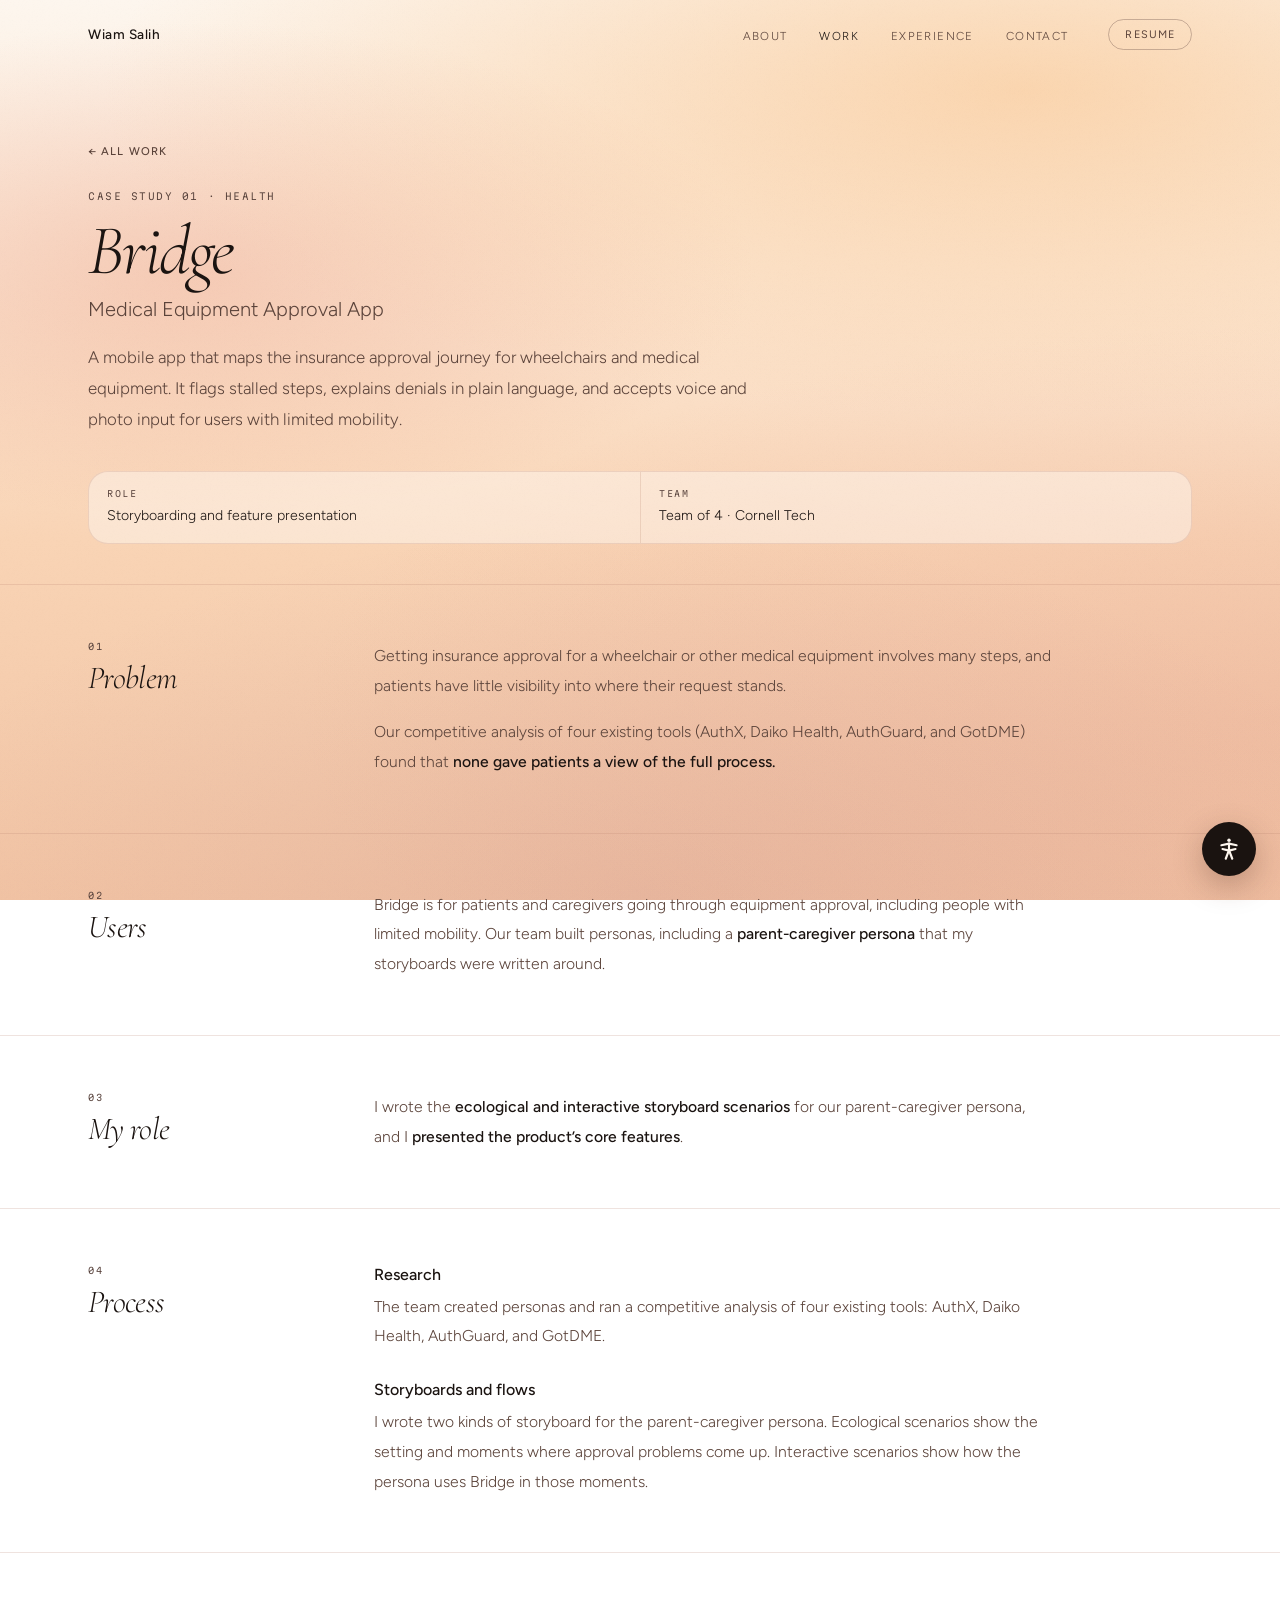
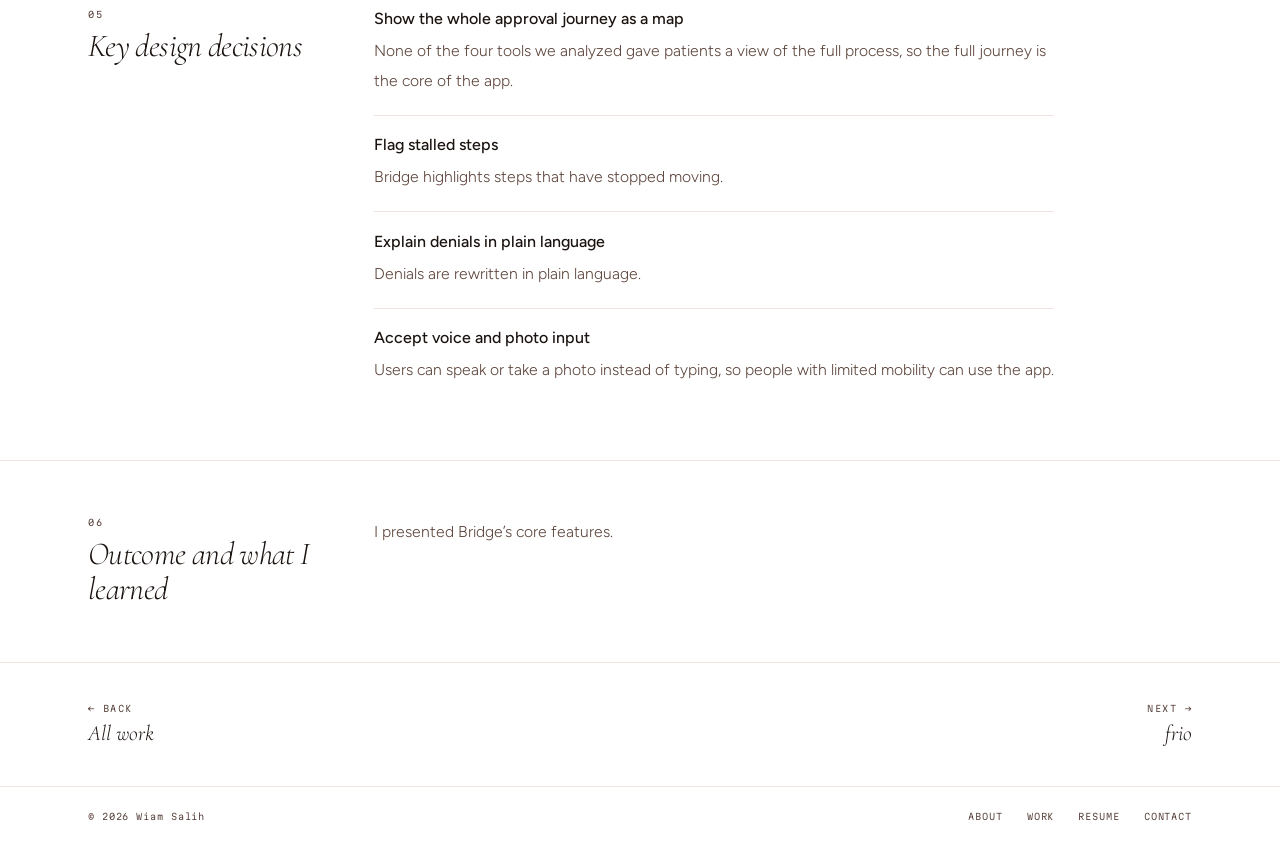
<file: work/bridge.html>
<!DOCTYPE html>
<html lang="en">
<head>
  <meta charset="UTF-8" />
  <meta name="viewport" content="width=device-width, initial-scale=1.0" />
  <title>Bridge: Medical Equipment Approval App · Wiam Salih</title>
  <meta name="description" content="A mobile app that maps the insurance approval journey for wheelchairs and medical equipment. It flags stalled steps, explains denials in plain language, and accepts voice and photo input for users with limited mobility." />
  <link rel="preconnect" href="https://fonts.googleapis.com" />
  <link rel="preconnect" href="https://fonts.gstatic.com" crossorigin />
  <link href="https://fonts.googleapis.com/css2?family=Cormorant+Garamond:ital,wght@0,300;1,300;1,400&family=Figtree:wght@300;400;500;600&family=Martian+Mono:wght@300;400&display=swap" rel="stylesheet" />
  <link rel="stylesheet" href="../assets/site.css" />
</head>
<body>
  <script src="../assets/a11y-early.js"></script>
  <a class="skip-link" href="#main">Skip to main content</a>
  <nav id="nav" aria-label="Primary">
    <div class="nav-inner">
      <a class="nav-logo" href="../index.html">Wiam Salih</a>
      <div class="nav-right">
        <ul class="nav-links">
          <li><a href="../index.html#about">About</a></li>
          <li><a href="../index.html#work" aria-current="page">Work</a></li>
          <li><a href="../index.html#experience">Experience</a></li>
          <li><a href="../index.html#contact">Contact</a></li>
        </ul>
        <a class="nav-cta" href="../resume.pdf" target="_blank" rel="noopener">Resume<span class="visually-hidden"> (PDF, opens in a new tab)</span></a>
      </div>
    </div>
  </nav>

  <main id="main" tabindex="-1">
    <header class="cs-head">
      <div class="cs-head-inner">
        <a class="cs-back" href="../index.html#work"><span aria-hidden="true">←</span> All work</a>
        <p class="cs-eyebrow">Case study 01 · Health</p>
        <h1 class="cs-title">Bridge<span class="cs-title-sub">Medical Equipment Approval App</span></h1>
        <p class="cs-lede">A mobile app that maps the insurance approval journey for wheelchairs and medical equipment. It flags stalled steps, explains denials in plain language, and accepts voice and photo input for users with limited mobility.</p>
        
        <dl class="cs-meta">
          <div><dt>Role</dt><dd>Storyboarding and feature presentation</dd></div>
          <div><dt>Team</dt><dd>Team of 4 · Cornell Tech</dd></div>
          <!-- ADD Tools: tools used -->
          <!-- ADD Timeline: dates or length -->
        </dl>
      </div>
    </header>

    <section class="cs-section" aria-labelledby="problem">
      <div class="cs-section-inner reveal">
        <div class="cs-label"><span class="s-num">01</span><h2 id="problem">Problem</h2></div>
        <div class="cs-content">
            <p>Getting insurance approval for a wheelchair or other medical equipment involves many steps, and patients have little visibility into where their request stands.</p>
            <p>Our competitive analysis of four existing tools (AuthX, Daiko Health, AuthGuard, and GotDME) found that <strong>none gave patients a view of the full process.</strong></p>
            <!-- ADD: any other evidence for the problem, such as interviews, readings, or sources, with citations -->
        </div>
      </div>
    </section>

    <section class="cs-section" aria-labelledby="users">
      <div class="cs-section-inner reveal">
        <div class="cs-label"><span class="s-num">02</span><h2 id="users">Users</h2></div>
        <div class="cs-content">
            <p>Bridge is for patients and caregivers going through equipment approval, including people with limited mobility. Our team built personas, including a <strong>parent-caregiver persona</strong> that my storyboards were written around.</p>
            <!-- ADD: short description of the parent-caregiver persona and any other personas -->
            <!-- ADD image: persona artifact(s) -->
        </div>
      </div>
    </section>

    <section class="cs-section" aria-labelledby="role">
      <div class="cs-section-inner reveal">
        <div class="cs-label"><span class="s-num">03</span><h2 id="role">My role</h2></div>
        <div class="cs-content">
            <p>I wrote the <strong>ecological and interactive storyboard scenarios</strong> for our parent-caregiver persona, and I <strong>presented the product’s core features</strong>.</p>
            <!-- ADD: teammates’ names and roles, if you want to credit them -->
        </div>
      </div>
    </section>

    <section class="cs-section" aria-labelledby="process">
      <div class="cs-section-inner reveal">
        <div class="cs-label"><span class="s-num">04</span><h2 id="process">Process</h2></div>
        <div class="cs-content">
            <h3>Research</h3>
            <p>The team created personas and ran a competitive analysis of four existing tools: AuthX, Daiko Health, AuthGuard, and GotDME.</p>
            <!-- ADD: competitive analysis table or summary of what each tool did and did not cover -->
            <h3>Storyboards and flows</h3>
            <p>I wrote two kinds of storyboard for the parent-caregiver persona. Ecological scenarios show the setting and moments where approval problems come up. Interactive scenarios show how the persona uses Bridge in those moments.</p>
            
              <!-- ADD image: ecological storyboard -->
              <!-- ADD image: interactive storyboard -->
            
            <!-- ADD: user flow diagram, if you have one -->
            <!-- ADD section "Iterations" -->
            <!-- ADD: how the design changed between versions, and what prompted each change -->
        </div>
      </div>
    </section>

    <section class="cs-section" aria-labelledby="decisions">
      <div class="cs-section-inner reveal">
        <div class="cs-label"><span class="s-num">05</span><h2 id="decisions">Key design decisions</h2></div>
        <div class="cs-content">
            <div class="cs-decision"><h3>Show the whole approval journey as a map</h3><p>None of the four tools we analyzed gave patients a view of the full process, so the full journey is the core of the app.</p><!-- ADD: anything more on why, and how the map is laid out --></div>
            <div class="cs-decision"><h3>Flag stalled steps</h3><p>Bridge highlights steps that have stopped moving.</p><!-- ADD: why this mattered, and what the user can do from a flagged step --></div>
            <div class="cs-decision"><h3>Explain denials in plain language</h3><p>Denials are rewritten in plain language.</p><!-- ADD: why this mattered to your persona --></div>
            <div class="cs-decision"><h3>Accept voice and photo input</h3><p>Users can speak or take a photo instead of typing, so people with limited mobility can use the app.</p></div>
        </div>
      </div>
    </section>

    <!-- ADD section "Final design": ADD image: approval-journey map screen | ADD image: stalled-step alert screen | ADD image: plain-language denial explanation screen | ADD image: voice and photo input screen -->

    <section class="cs-section" aria-labelledby="outcome">
      <div class="cs-section-inner reveal">
        <div class="cs-label"><span class="s-num">06</span><h2 id="outcome">Outcome and what I learned</h2></div>
        <div class="cs-content">
            <p>I presented Bridge’s core features.</p>
            <!-- ADD: who you presented to, e.g. class or critique panel -->
            <!-- ADD: feedback you received, if any -->
            <!-- ADD: what you learned -->
        </div>
      </div>
    </section>

    <nav class="cs-pager" aria-label="More case studies">
      <a href="../index.html#work"><span class="pg-label">← Back</span><span class="pg-title">All work</span></a><a href="frio.html"><span class="pg-label">Next →</span><span class="pg-title">frio</span></a>
    </nav>
  </main>

  <footer>
    <div class="footer-inner">
      <div class="footer-copy">© 2026 Wiam Salih</div>
      <div class="footer-links">
        <a href="../index.html#about">About</a>
        <a href="../index.html#work">Work</a>
        <a href="../resume.pdf" target="_blank" rel="noopener">Resume</a>
        <a href="../index.html#contact">Contact</a>
      </div>
    </div>
  </footer>

  <script src="../assets/site.js"></script>
</body>
</html>
</file>
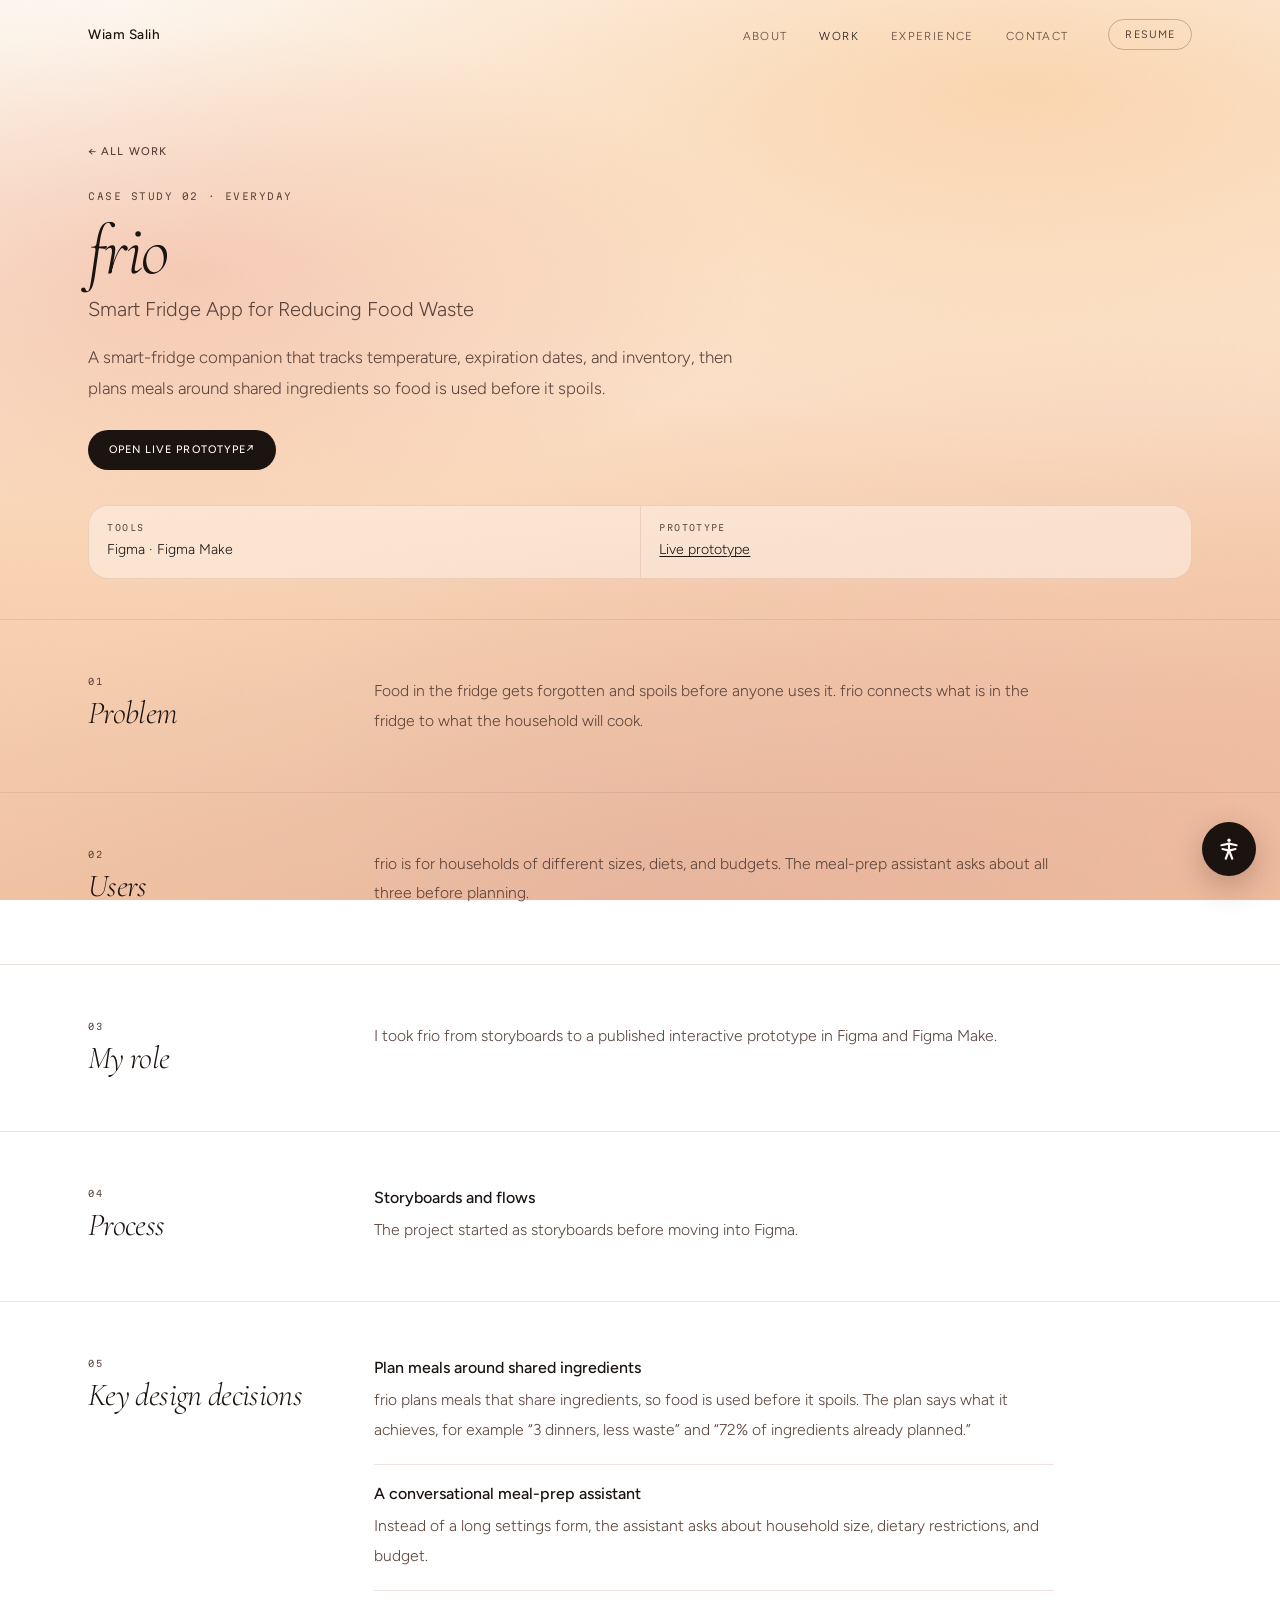
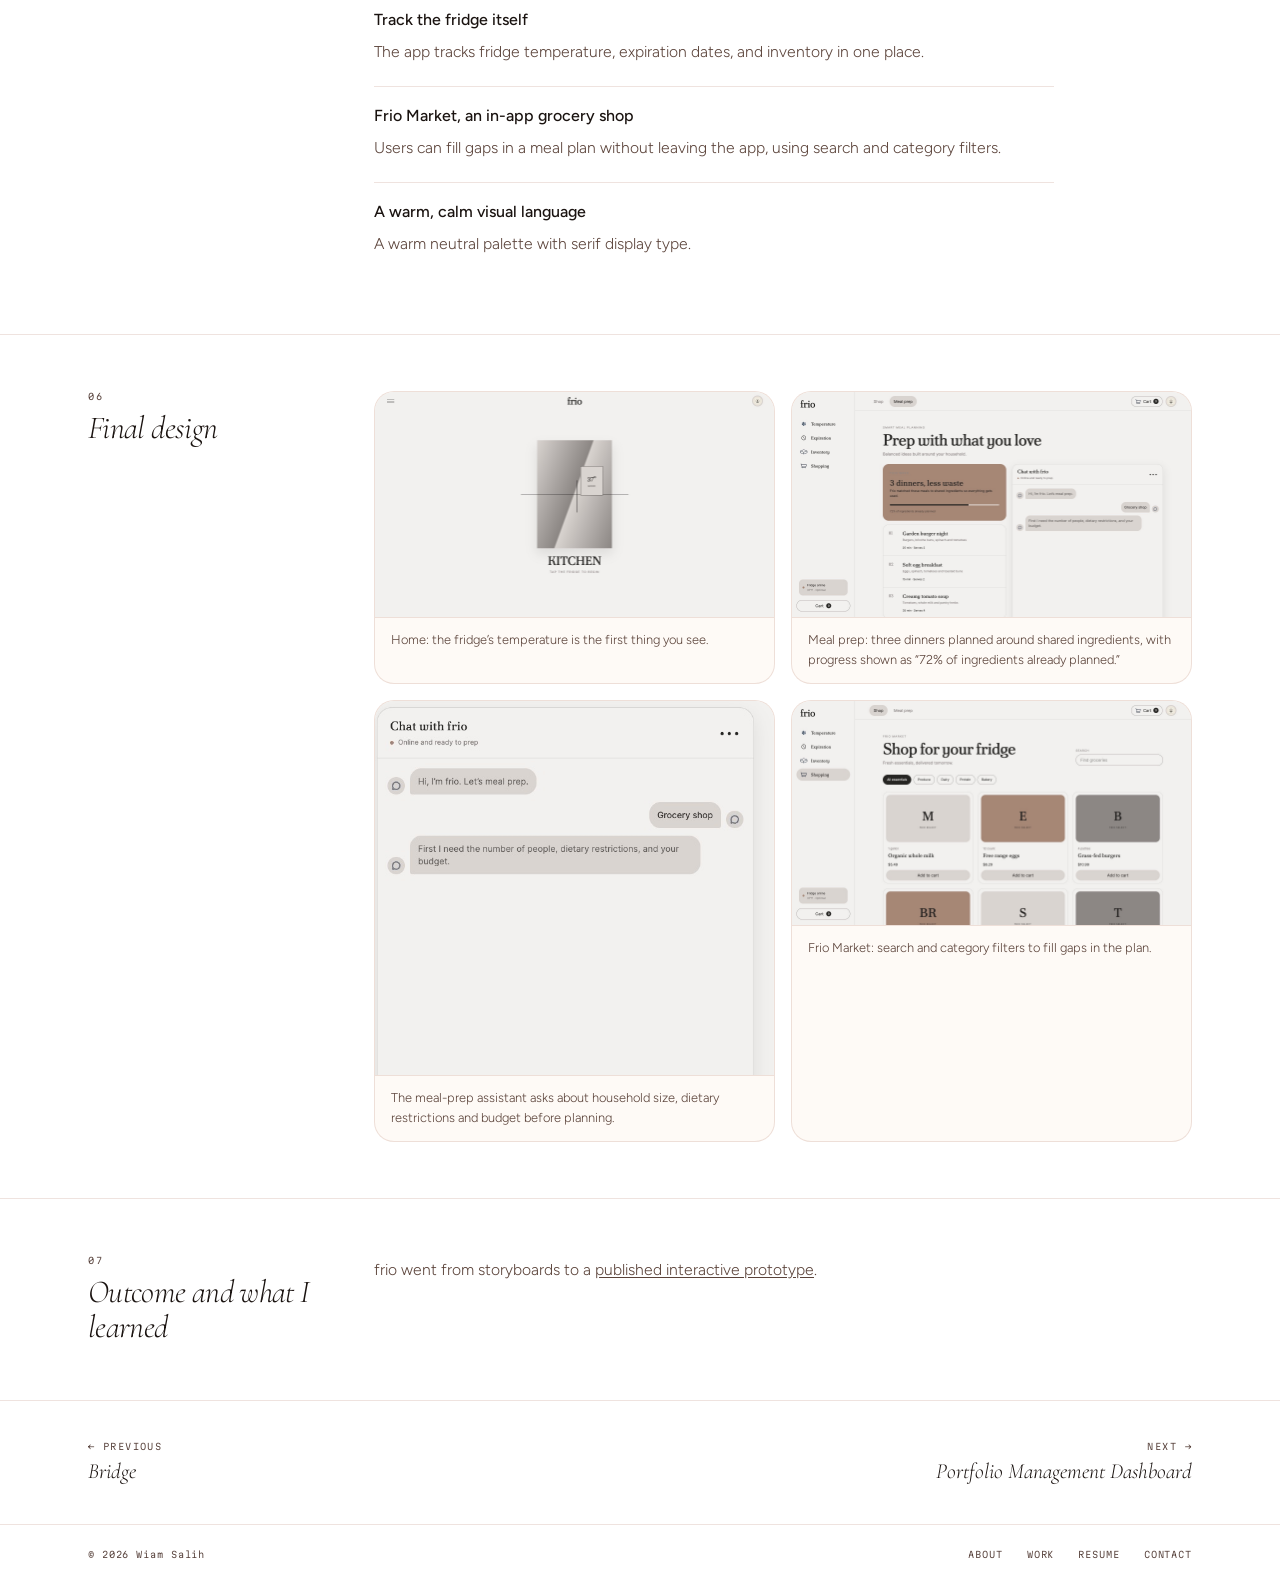
<file: work/frio.html>
<!DOCTYPE html>
<html lang="en">
<head>
  <meta charset="UTF-8" />
  <meta name="viewport" content="width=device-width, initial-scale=1.0" />
  <title>frio: Smart Fridge App for Reducing Food Waste · Wiam Salih</title>
  <meta name="description" content="A smart-fridge companion that tracks temperature, expiration dates, and inventory, then plans meals around shared ingredients so food is used before it spoils." />
  <link rel="preconnect" href="https://fonts.googleapis.com" />
  <link rel="preconnect" href="https://fonts.gstatic.com" crossorigin />
  <link href="https://fonts.googleapis.com/css2?family=Cormorant+Garamond:ital,wght@0,300;1,300;1,400&family=Figtree:wght@300;400;500;600&family=Martian+Mono:wght@300;400&display=swap" rel="stylesheet" />
  <link rel="stylesheet" href="../assets/site.css" />
</head>
<body>
  <script src="../assets/a11y-early.js"></script>
  <a class="skip-link" href="#main">Skip to main content</a>
  <nav id="nav" aria-label="Primary">
    <div class="nav-inner">
      <a class="nav-logo" href="../index.html">Wiam Salih</a>
      <div class="nav-right">
        <ul class="nav-links">
          <li><a href="../index.html#about">About</a></li>
          <li><a href="../index.html#work" aria-current="page">Work</a></li>
          <li><a href="../index.html#experience">Experience</a></li>
          <li><a href="../index.html#contact">Contact</a></li>
        </ul>
        <a class="nav-cta" href="../resume.pdf" target="_blank" rel="noopener">Resume<span class="visually-hidden"> (PDF, opens in a new tab)</span></a>
      </div>
    </div>
  </nav>

  <main id="main" tabindex="-1">
    <header class="cs-head">
      <div class="cs-head-inner">
        <a class="cs-back" href="../index.html#work"><span aria-hidden="true">←</span> All work</a>
        <p class="cs-eyebrow">Case study 02 · Everyday</p>
        <h1 class="cs-title">frio<span class="cs-title-sub">Smart Fridge App for Reducing Food Waste</span></h1>
        <p class="cs-lede">A smart-fridge companion that tracks temperature, expiration dates, and inventory, then plans meals around shared ingredients so food is used before it spoils.</p>
        <div class="cs-actions"><a class="btn btn-dark" href="https://saved-rush-92812936.figma.site/" target="_blank" rel="noopener">Open live prototype <span aria-hidden="true">↗</span><span class="visually-hidden"> (opens in a new tab)</span></a></div>
        <dl class="cs-meta">
          <!-- ADD Role: your role, and solo or team -->
          <div><dt>Tools</dt><dd>Figma · Figma Make</dd></div>
          <!-- ADD Timeline: dates or length -->
          <div><dt>Prototype</dt><dd><a href="https://saved-rush-92812936.figma.site/" target="_blank" rel="noopener">Live prototype<span class="visually-hidden"> (opens in a new tab)</span></a></dd></div>
        </dl>
      </div>
    </header>

    <section class="cs-section" aria-labelledby="problem">
      <div class="cs-section-inner reveal">
        <div class="cs-label"><span class="s-num">01</span><h2 id="problem">Problem</h2></div>
        <div class="cs-content">
            <p>Food in the fridge gets forgotten and spoils before anyone uses it. frio connects what is in the fridge to what the household will cook.</p>
            <!-- ADD: any research or sources on household food waste, with citations -->
        </div>
      </div>
    </section>

    <section class="cs-section" aria-labelledby="users">
      <div class="cs-section-inner reveal">
        <div class="cs-label"><span class="s-num">02</span><h2 id="users">Users</h2></div>
        <div class="cs-content">
            <p>frio is for households of different sizes, diets, and budgets. The meal-prep assistant asks about all three before planning.</p>
            <!-- ADD: who you designed for, such as a persona or target household -->
        </div>
      </div>
    </section>

    <section class="cs-section" aria-labelledby="role">
      <div class="cs-section-inner reveal">
        <div class="cs-label"><span class="s-num">03</span><h2 id="role">My role</h2></div>
        <div class="cs-content">
            <!-- ADD: what you did, e.g. research, storyboards, UI design, prototyping -->
            <p>I took frio from storyboards to a published interactive prototype in Figma and Figma Make.</p>
        </div>
      </div>
    </section>

    <section class="cs-section" aria-labelledby="process">
      <div class="cs-section-inner reveal">
        <div class="cs-label"><span class="s-num">04</span><h2 id="process">Process</h2></div>
        <div class="cs-content">
            <!-- ADD section "Research" -->
            <!-- ADD: any research you did before designing -->
            <h3>Storyboards and flows</h3>
            <p>The project started as storyboards before moving into Figma.</p>
            
              <!-- ADD image: storyboard -->
              <!-- ADD image: user flow, e.g. from fridge check to meal plan -->
            
            <!-- ADD section "Iterations" -->
            <!-- ADD: how the design changed from storyboard to prototype, and why -->
        </div>
      </div>
    </section>

    <section class="cs-section" aria-labelledby="decisions">
      <div class="cs-section-inner reveal">
        <div class="cs-label"><span class="s-num">05</span><h2 id="decisions">Key design decisions</h2></div>
        <div class="cs-content">
            <div class="cs-decision"><h3>Plan meals around shared ingredients</h3><p>frio plans meals that share ingredients, so food is used before it spoils. The plan says what it achieves, for example “3 dinners, less waste” and “72% of ingredients already planned.”</p><!-- ADD: why you chose to show progress this way --></div>
            <div class="cs-decision"><h3>A conversational meal-prep assistant</h3><p>Instead of a long settings form, the assistant asks about household size, dietary restrictions, and budget.</p><!-- ADD: why you chose a conversation over a form --></div>
            <div class="cs-decision"><h3>Track the fridge itself</h3><p>The app tracks fridge temperature, expiration dates, and inventory in one place.</p><!-- ADD: how you prioritised these on the home screen and why --></div>
            <div class="cs-decision"><h3>Frio Market, an in-app grocery shop</h3><p>Users can fill gaps in a meal plan without leaving the app, using search and category filters.</p><!-- ADD: why the market belongs inside frio --></div>
            <div class="cs-decision"><h3>A warm, calm visual language</h3><p>A warm neutral palette with serif display type.</p><!-- ADD: what feeling you wanted and why it fits a kitchen app --></div>
        </div>
      </div>
    </section>

    <section class="cs-section" aria-labelledby="final">
      <div class="cs-section-inner reveal">
        <div class="cs-label"><span class="s-num">06</span><h2 id="final">Final design</h2></div>
        <div class="cs-content wide">
            <div class="cs-figs">
              <figure class="cs-figure">
            <img src="../images/frio/home.jpg" width="1600" height="900" loading="lazy" alt="frio home screen: a stylized fridge showing 37 degrees, marked Good, with the prompt Tap the fridge to begin." />
            <figcaption>Home: the fridge’s temperature is the first thing you see.</figcaption>
          </figure>
              <figure class="cs-figure">
            <img src="../images/frio/meal-plan.jpg" width="1600" height="900" loading="lazy" alt="frio meal prep screen: a This week card reading 3 dinners, less waste with a progress bar at 72% of ingredients already planned, a list of three meals, and a Chat with frio panel." />
            <figcaption>Meal prep: three dinners planned around shared ingredients, with progress shown as “72% of ingredients already planned.”</figcaption>
          </figure>
              <figure class="cs-figure">
            <img src="../images/frio/assistant.jpg" width="640" height="600" loading="lazy" alt="Chat with frio panel: frio greets the user, the user picks Grocery shop, and frio asks for the number of people, dietary restrictions and budget." />
            <figcaption>The meal-prep assistant asks about household size, dietary restrictions and budget before planning.</figcaption>
          </figure>
              <figure class="cs-figure">
            <img src="../images/frio/market.jpg" width="1600" height="900" loading="lazy" alt="Frio Market screen titled Shop for your fridge, with a search field, category filters for produce, dairy, protein and bakery, and grocery cards with Add to cart buttons." />
            <figcaption>Frio Market: search and category filters to fill gaps in the plan.</figcaption>
          </figure>
            </div>
        </div>
      </div>
    </section>

    <section class="cs-section" aria-labelledby="outcome">
      <div class="cs-section-inner reveal">
        <div class="cs-label"><span class="s-num">07</span><h2 id="outcome">Outcome and what I learned</h2></div>
        <div class="cs-content">
            <p>frio went from storyboards to a <a href="https://saved-rush-92812936.figma.site/" target="_blank" rel="noopener">published interactive prototype<span class="visually-hidden"> (opens in a new tab)</span></a>.</p>
            <!-- ADD: any testing or feedback, only if it happened -->
            <!-- ADD: what you learned -->
        </div>
      </div>
    </section>

    <nav class="cs-pager" aria-label="More case studies">
      <a href="bridge.html"><span class="pg-label">← Previous</span><span class="pg-title">Bridge</span></a><a href="portfolio-dashboard.html"><span class="pg-label">Next →</span><span class="pg-title">Portfolio Management Dashboard</span></a>
    </nav>
  </main>

  <footer>
    <div class="footer-inner">
      <div class="footer-copy">© 2026 Wiam Salih</div>
      <div class="footer-links">
        <a href="../index.html#about">About</a>
        <a href="../index.html#work">Work</a>
        <a href="../resume.pdf" target="_blank" rel="noopener">Resume</a>
        <a href="../index.html#contact">Contact</a>
      </div>
    </div>
  </footer>

  <script src="../assets/site.js"></script>
</body>
</html>
</file>
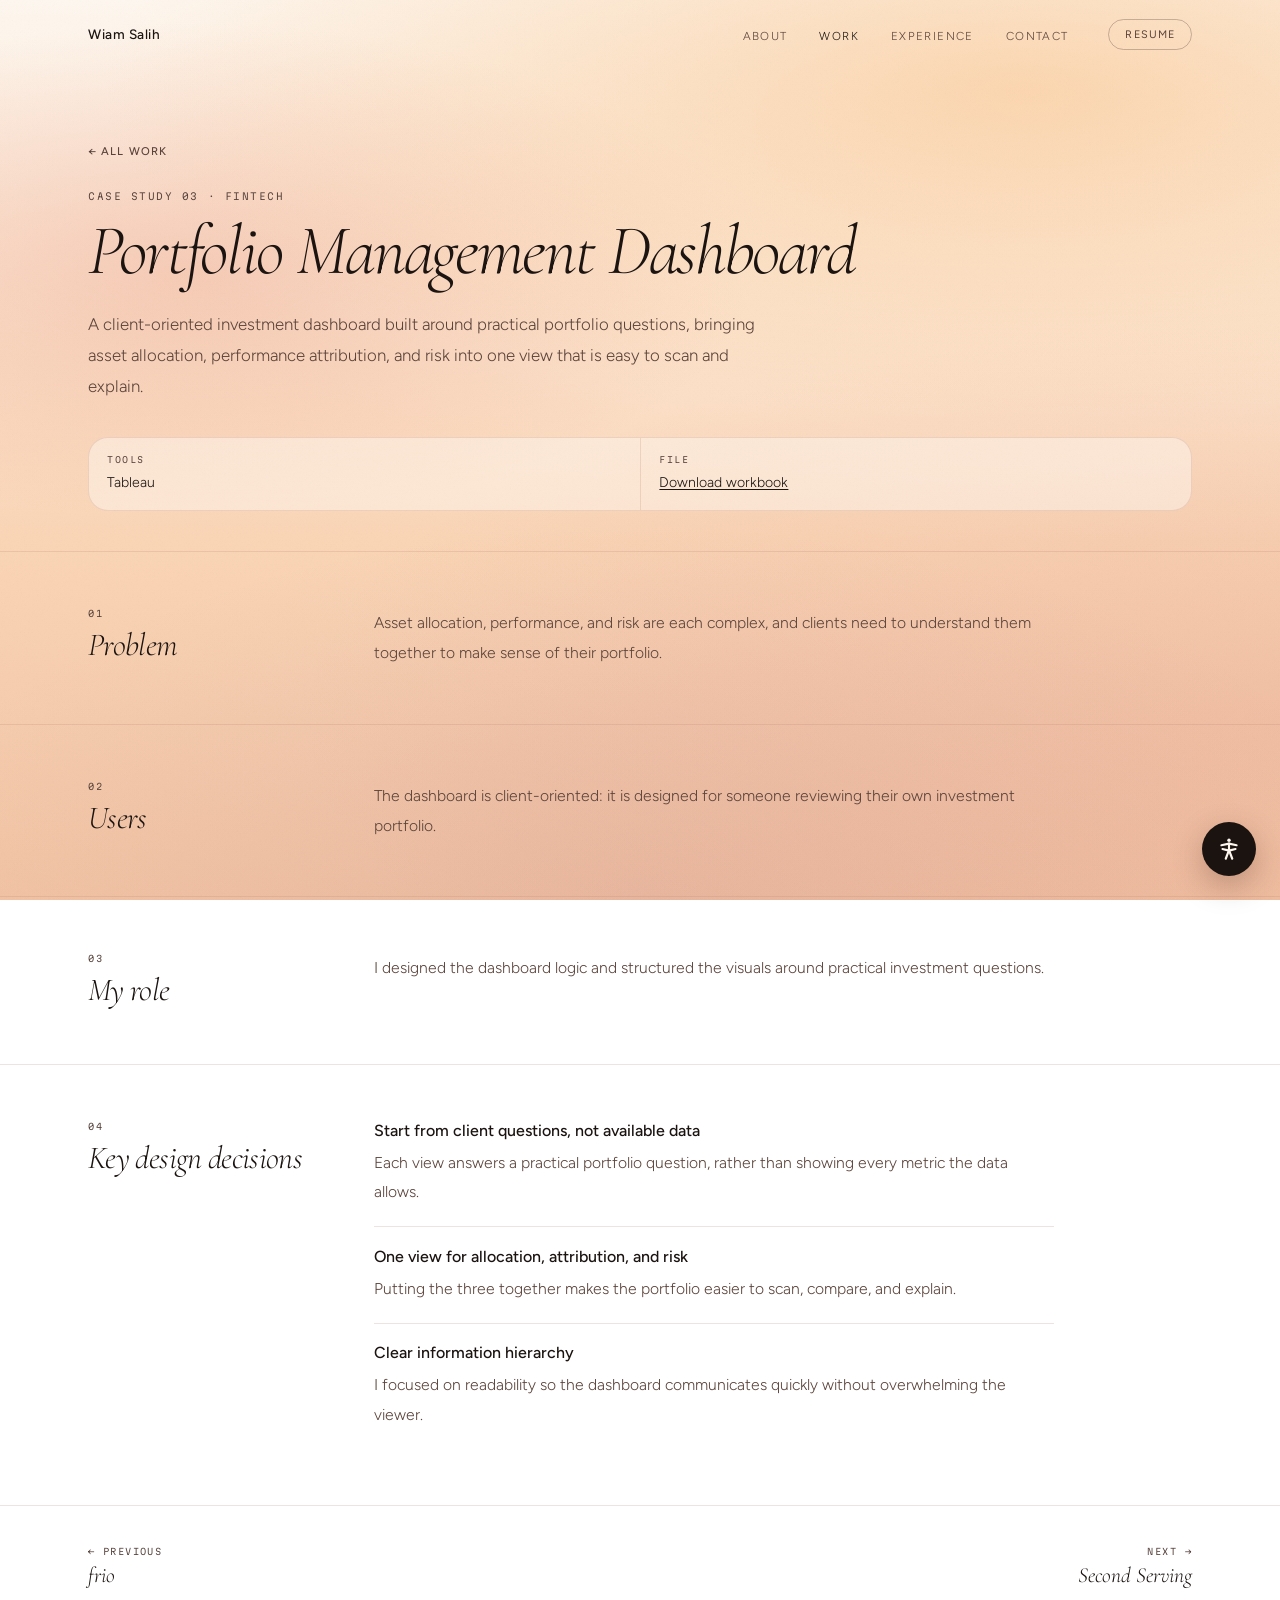
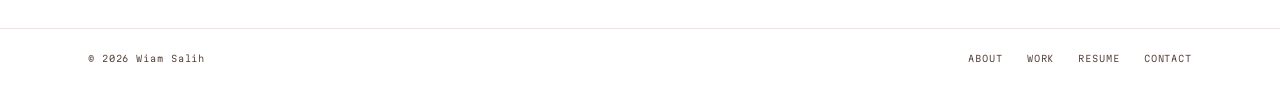
<file: work/portfolio-dashboard.html>
<!DOCTYPE html>
<html lang="en">
<head>
  <meta charset="UTF-8" />
  <meta name="viewport" content="width=device-width, initial-scale=1.0" />
  <title>Portfolio Management Dashboard · Wiam Salih</title>
  <meta name="description" content="A client-oriented investment dashboard built around practical portfolio questions, bringing asset allocation, performance attribution, and risk into one view that is easy to scan and explain." />
  <link rel="preconnect" href="https://fonts.googleapis.com" />
  <link rel="preconnect" href="https://fonts.gstatic.com" crossorigin />
  <link href="https://fonts.googleapis.com/css2?family=Cormorant+Garamond:ital,wght@0,300;1,300;1,400&family=Figtree:wght@300;400;500;600&family=Martian+Mono:wght@300;400&display=swap" rel="stylesheet" />
  <link rel="stylesheet" href="../assets/site.css" />
</head>
<body>
  <script src="../assets/a11y-early.js"></script>
  <a class="skip-link" href="#main">Skip to main content</a>
  <nav id="nav" aria-label="Primary">
    <div class="nav-inner">
      <a class="nav-logo" href="../index.html">Wiam Salih</a>
      <div class="nav-right">
        <ul class="nav-links">
          <li><a href="../index.html#about">About</a></li>
          <li><a href="../index.html#work" aria-current="page">Work</a></li>
          <li><a href="../index.html#experience">Experience</a></li>
          <li><a href="../index.html#contact">Contact</a></li>
        </ul>
        <a class="nav-cta" href="../resume.pdf" target="_blank" rel="noopener">Resume<span class="visually-hidden"> (PDF, opens in a new tab)</span></a>
      </div>
    </div>
  </nav>

  <main id="main" tabindex="-1">
    <header class="cs-head">
      <div class="cs-head-inner">
        <a class="cs-back" href="../index.html#work"><span aria-hidden="true">←</span> All work</a>
        <p class="cs-eyebrow">Case study 03 · Fintech</p>
        <h1 class="cs-title">Portfolio Management Dashboard</h1>
        <p class="cs-lede">A client-oriented investment dashboard built around practical portfolio questions, bringing asset allocation, performance attribution, and risk into one view that is easy to scan and explain.</p>
        
        <dl class="cs-meta">
          <!-- ADD Role: your role, and solo or team -->
          <div><dt>Tools</dt><dd>Tableau</dd></div>
          <!-- ADD Timeline: dates or length -->
          <div><dt>File</dt><dd><a href="https://drive.google.com/uc?export=download&amp;id=1K82K-Tf0lvsUIT9jIIX1hgTYWp4SwtBL" target="_blank" rel="noopener">Download workbook<span class="visually-hidden"> (opens in a new tab)</span></a></dd></div>
        </dl>
      </div>
    </header>

    <section class="cs-section" aria-labelledby="problem">
      <div class="cs-section-inner reveal">
        <div class="cs-label"><span class="s-num">01</span><h2 id="problem">Problem</h2></div>
        <div class="cs-content">
            <p>Asset allocation, performance, and risk are each complex, and clients need to understand them together to make sense of their portfolio.</p>
            <!-- ADD: the context, e.g. class project or self-directed, and what data you used -->
        </div>
      </div>
    </section>

    <section class="cs-section" aria-labelledby="users">
      <div class="cs-section-inner reveal">
        <div class="cs-label"><span class="s-num">02</span><h2 id="users">Users</h2></div>
        <div class="cs-content">
            <p>The dashboard is client-oriented: it is designed for someone reviewing their own investment portfolio.</p>
            <!-- ADD: more detail on the client, e.g. their goals and how familiar they are with finance -->
        </div>
      </div>
    </section>

    <section class="cs-section" aria-labelledby="role">
      <div class="cs-section-inner reveal">
        <div class="cs-label"><span class="s-num">03</span><h2 id="role">My role</h2></div>
        <div class="cs-content">
            <p>I designed the dashboard logic and structured the visuals around practical investment questions.</p>
            <!-- ADD: anything else you did, and teammates if any -->
        </div>
      </div>
    </section>

    <!-- ADD section "Process": ADD section "Research" | ADD: the portfolio questions you started from, and where they came from | ADD section "Sketches and structure" | ADD image: early sketch or wireframe of the dashboard layout | ADD section "Iterations" | ADD: how the layout changed, and why -->

    <section class="cs-section" aria-labelledby="decisions">
      <div class="cs-section-inner reveal">
        <div class="cs-label"><span class="s-num">04</span><h2 id="decisions">Key design decisions</h2></div>
        <div class="cs-content">
            <div class="cs-decision"><h3>Start from client questions, not available data</h3><p>Each view answers a practical portfolio question, rather than showing every metric the data allows.</p></div>
            <div class="cs-decision"><h3>One view for allocation, attribution, and risk</h3><p>Putting the three together makes the portfolio easier to scan, compare, and explain.</p></div>
            <div class="cs-decision"><h3>Clear information hierarchy</h3><p>I focused on readability so the dashboard communicates quickly without overwhelming the viewer.</p><!-- ADD: what sits at the top and why, plus any chart-type choices --></div>
        </div>
      </div>
    </section>

    <!-- ADD section "Final design": ADD image: full dashboard view | ADD image: asset allocation view | ADD image: performance attribution view | ADD image: risk view -->

    <!-- ADD section "Outcome and what I learned": ADD: outcome, e.g. who used or reviewed it | ADD: what you learned -->

    <nav class="cs-pager" aria-label="More case studies">
      <a href="frio.html"><span class="pg-label">← Previous</span><span class="pg-title">frio</span></a><a href="second-serving.html"><span class="pg-label">Next →</span><span class="pg-title">Second Serving</span></a>
    </nav>
  </main>

  <footer>
    <div class="footer-inner">
      <div class="footer-copy">© 2026 Wiam Salih</div>
      <div class="footer-links">
        <a href="../index.html#about">About</a>
        <a href="../index.html#work">Work</a>
        <a href="../resume.pdf" target="_blank" rel="noopener">Resume</a>
        <a href="../index.html#contact">Contact</a>
      </div>
    </div>
  </footer>

  <script src="../assets/site.js"></script>
</body>
</html>
</file>
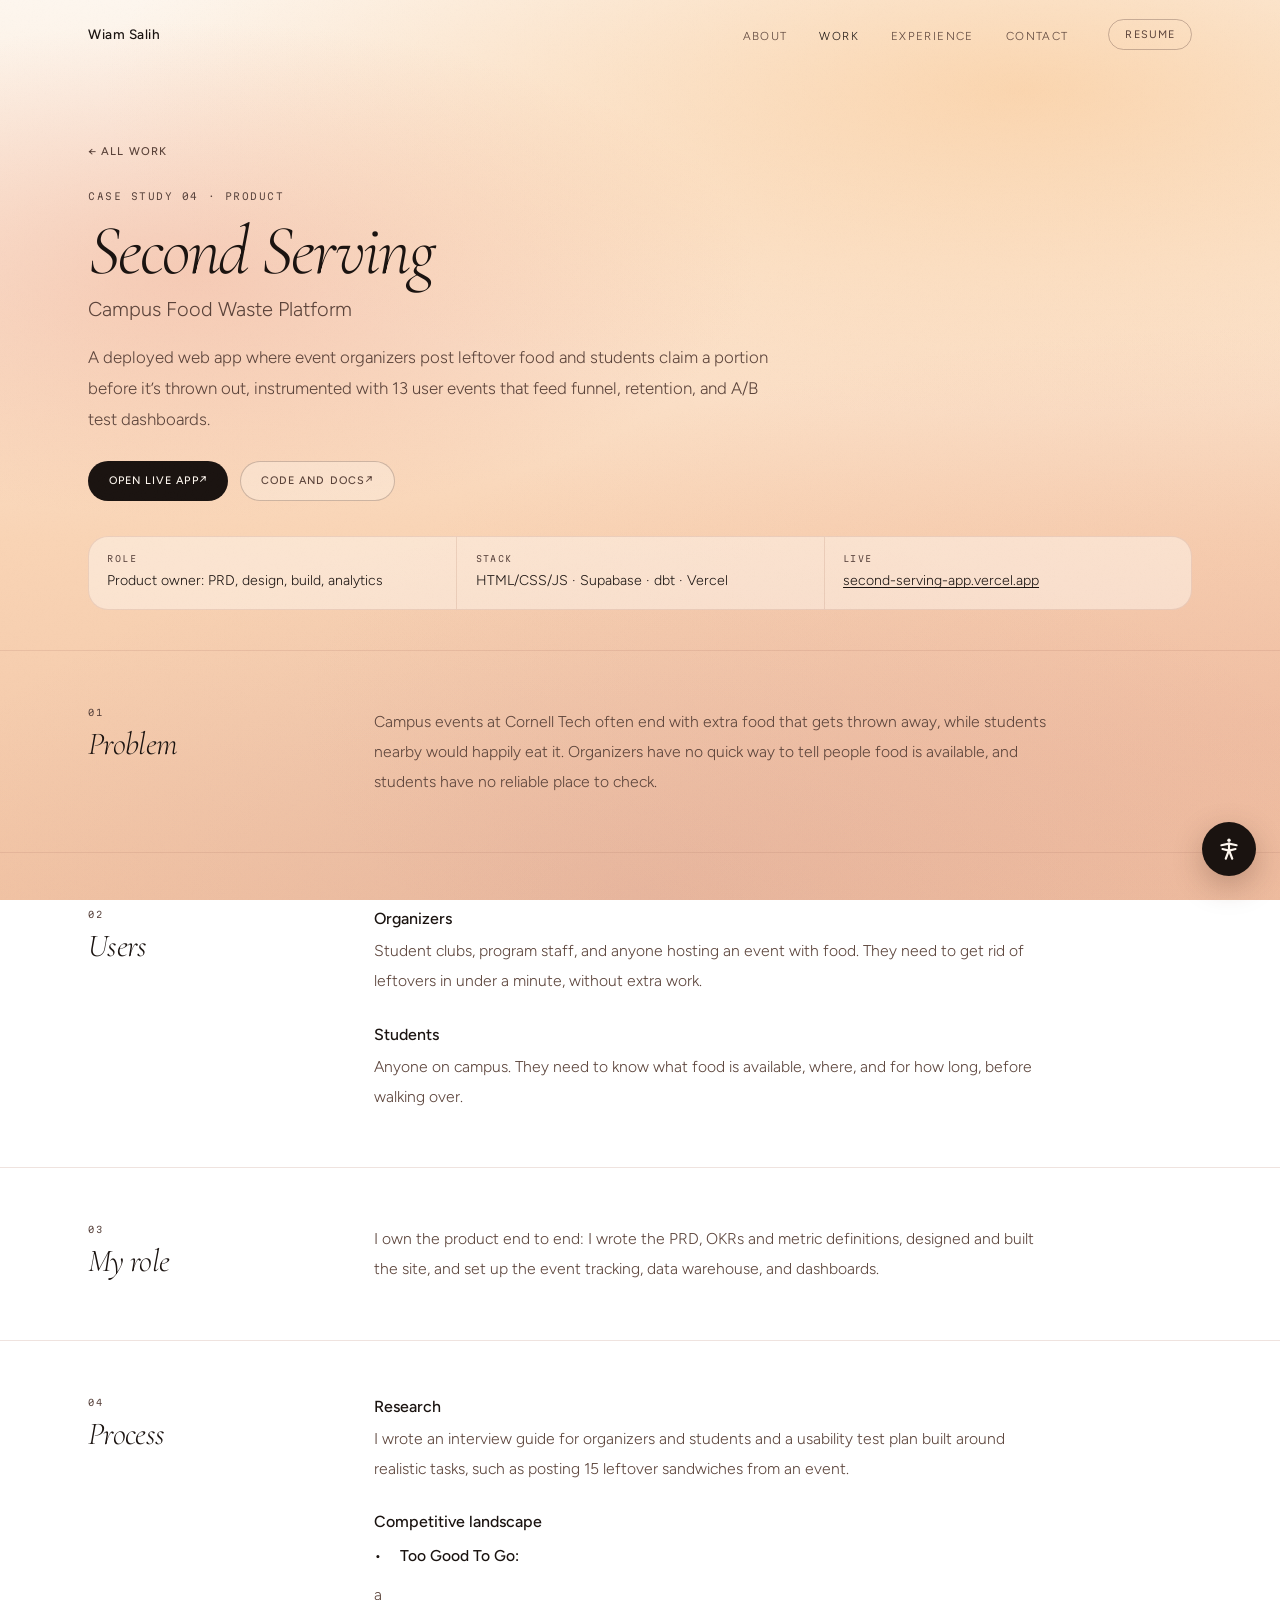
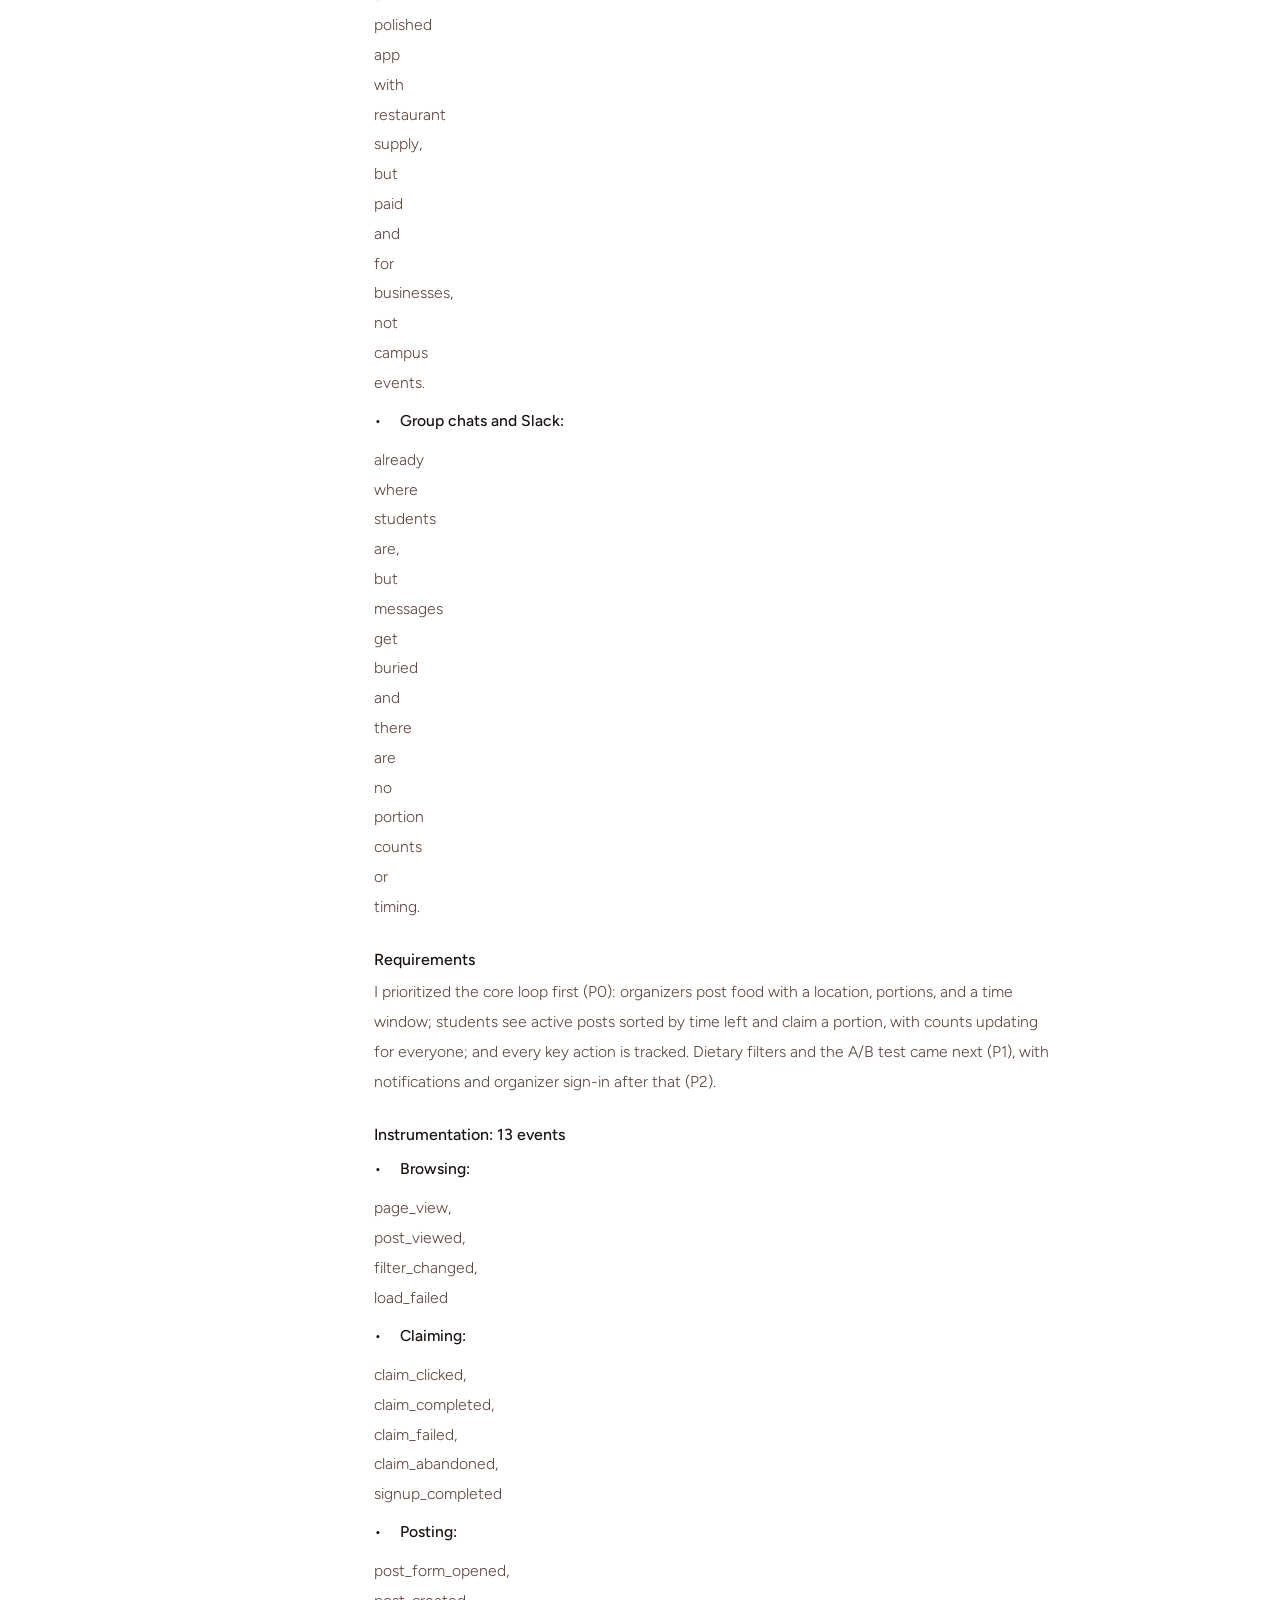
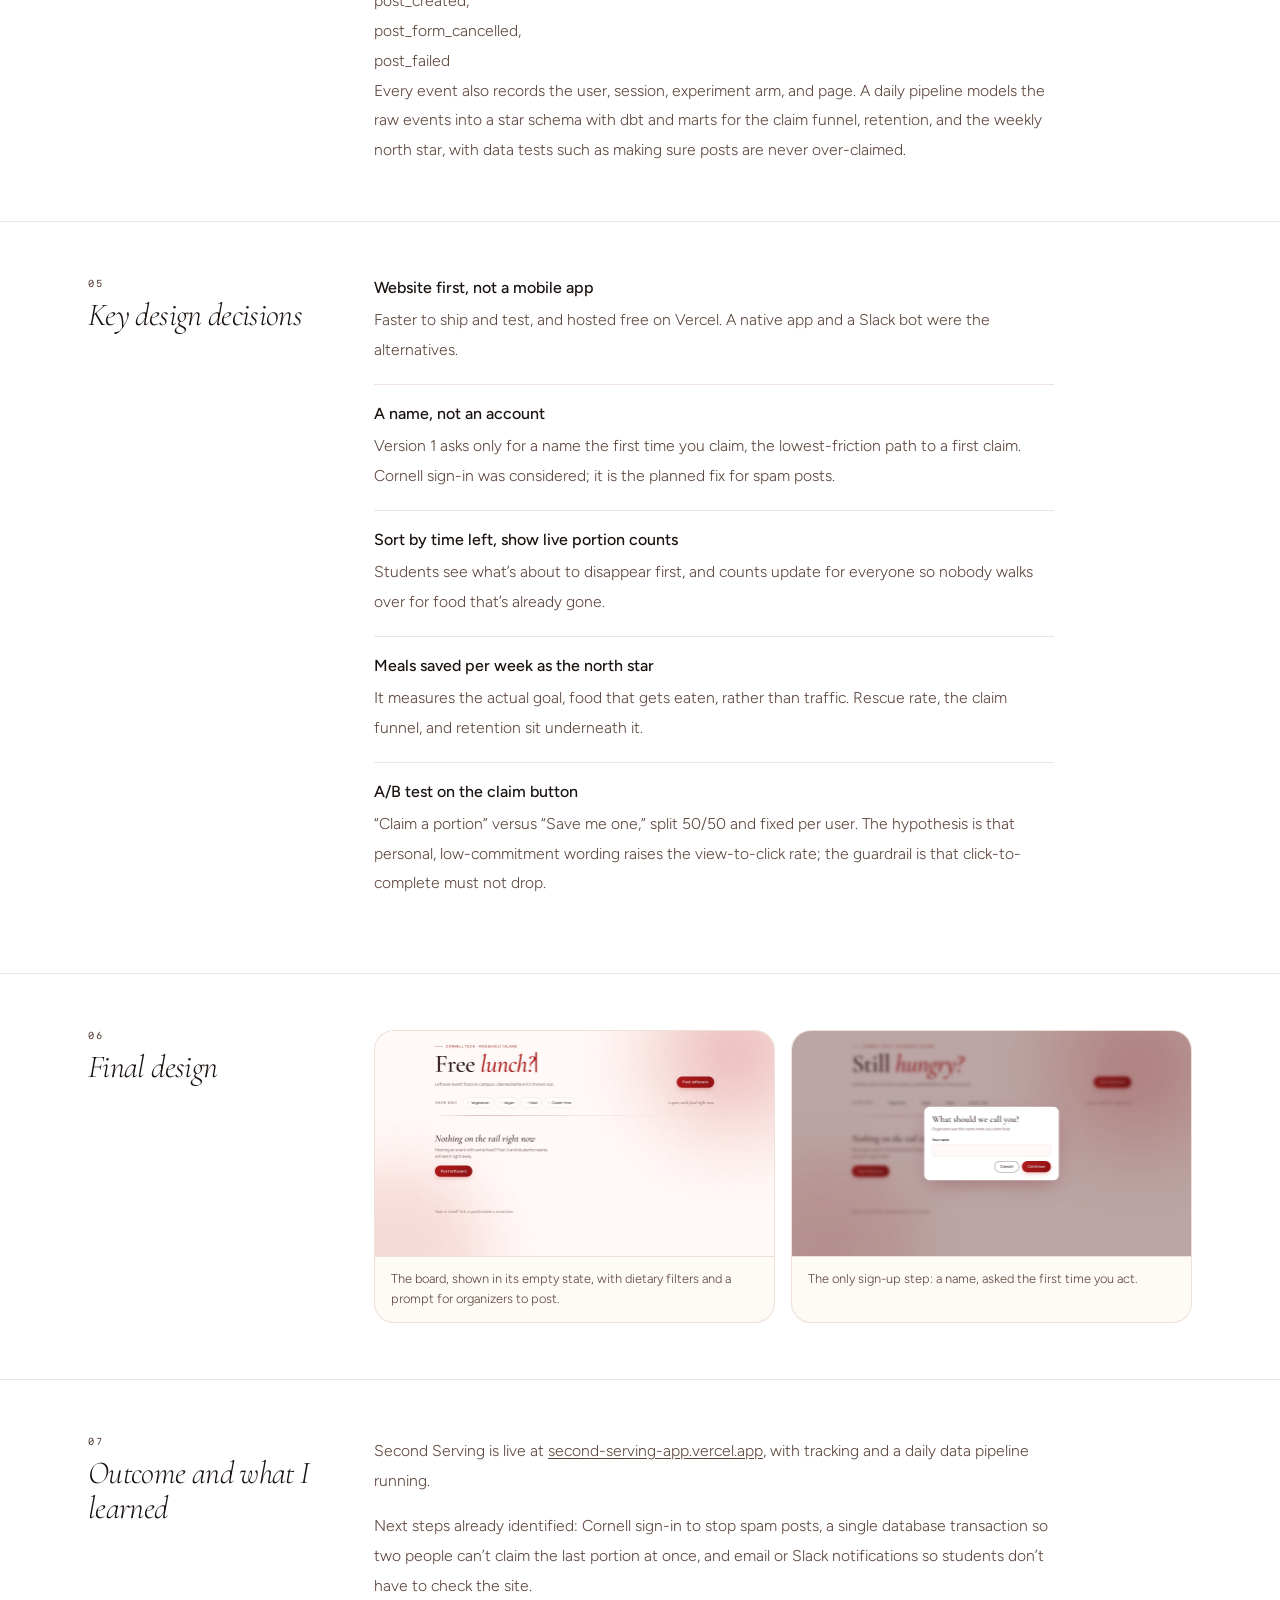
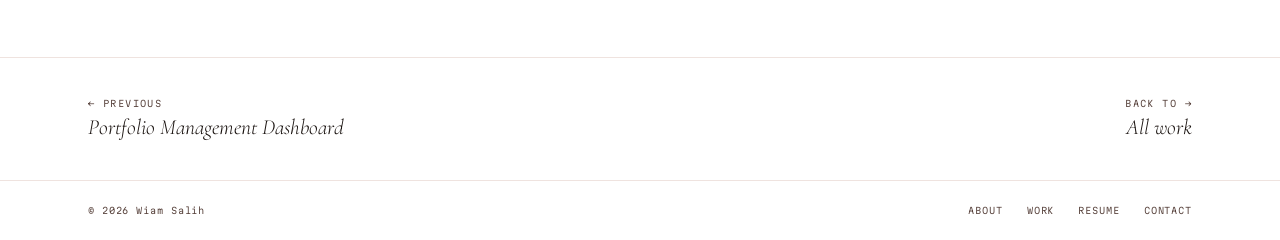
<file: work/second-serving.html>
<!DOCTYPE html>
<html lang="en">
<head>
  <meta charset="UTF-8" />
  <meta name="viewport" content="width=device-width, initial-scale=1.0" />
  <title>Second Serving: Campus Food Waste Platform · Wiam Salih</title>
  <meta name="description" content="A deployed web app where event organizers post leftover food and students claim a portion before it’s thrown out, instrumented with 13 user events that feed funnel, retention, and A/B test dashboards." />
  <link rel="preconnect" href="https://fonts.googleapis.com" />
  <link rel="preconnect" href="https://fonts.gstatic.com" crossorigin />
  <link href="https://fonts.googleapis.com/css2?family=Cormorant+Garamond:ital,wght@0,300;1,300;1,400&family=Figtree:wght@300;400;500;600&family=Martian+Mono:wght@300;400&display=swap" rel="stylesheet" />
  <link rel="stylesheet" href="../assets/site.css" />
</head>
<body>
  <script src="../assets/a11y-early.js"></script>
  <a class="skip-link" href="#main">Skip to main content</a>
  <nav id="nav" aria-label="Primary">
    <div class="nav-inner">
      <a class="nav-logo" href="../index.html">Wiam Salih</a>
      <div class="nav-right">
        <ul class="nav-links">
          <li><a href="../index.html#about">About</a></li>
          <li><a href="../index.html#work" aria-current="page">Work</a></li>
          <li><a href="../index.html#experience">Experience</a></li>
          <li><a href="../index.html#contact">Contact</a></li>
        </ul>
        <a class="nav-cta" href="../resume.pdf" target="_blank" rel="noopener">Resume<span class="visually-hidden"> (PDF, opens in a new tab)</span></a>
      </div>
    </div>
  </nav>

  <main id="main" tabindex="-1">
    <header class="cs-head">
      <div class="cs-head-inner">
        <a class="cs-back" href="../index.html#work"><span aria-hidden="true">←</span> All work</a>
        <p class="cs-eyebrow">Case study 04 · Product</p>
        <h1 class="cs-title">Second Serving<span class="cs-title-sub">Campus Food Waste Platform</span></h1>
        <p class="cs-lede">A deployed web app where event organizers post leftover food and students claim a portion before it’s thrown out, instrumented with 13 user events that feed funnel, retention, and A/B test dashboards.</p>
        <div class="cs-actions"><a class="btn btn-dark" href="https://second-serving-app.vercel.app" target="_blank" rel="noopener">Open live app <span aria-hidden="true">↗</span><span class="visually-hidden"> (opens in a new tab)</span></a><a class="btn btn-ghost" href="https://github.com/wiamsalih/second-serving-app" target="_blank" rel="noopener">Code and docs <span aria-hidden="true">↗</span><span class="visually-hidden"> (opens in a new tab)</span></a></div>
        <dl class="cs-meta">
          <div><dt>Role</dt><dd>Product owner: PRD, design, build, analytics</dd></div>
          <div><dt>Stack</dt><dd>HTML/CSS/JS · Supabase · dbt · Vercel</dd></div>
          <!-- ADD Timeline: dates or length -->
          <div><dt>Live</dt><dd><a href="https://second-serving-app.vercel.app" target="_blank" rel="noopener">second-serving-app.vercel.app<span class="visually-hidden"> (opens in a new tab)</span></a></dd></div>
        </dl>
      </div>
    </header>

    <section class="cs-section" aria-labelledby="problem">
      <div class="cs-section-inner reveal">
        <div class="cs-label"><span class="s-num">01</span><h2 id="problem">Problem</h2></div>
        <div class="cs-content">
            <p>Campus events at Cornell Tech often end with extra food that gets thrown away, while students nearby would happily eat it. Organizers have no quick way to tell people food is available, and students have no reliable place to check.</p>
            <!-- ADD: what you learned in interviews, with real quotes or numbers -->
        </div>
      </div>
    </section>

    <section class="cs-section" aria-labelledby="users">
      <div class="cs-section-inner reveal">
        <div class="cs-label"><span class="s-num">02</span><h2 id="users">Users</h2></div>
        <div class="cs-content">
            <h3>Organizers</h3>
            <p>Student clubs, program staff, and anyone hosting an event with food. They need to get rid of leftovers in under a minute, without extra work.</p>
            <h3>Students</h3>
            <p>Anyone on campus. They need to know what food is available, where, and for how long, before walking over.</p>
        </div>
      </div>
    </section>

    <section class="cs-section" aria-labelledby="role">
      <div class="cs-section-inner reveal">
        <div class="cs-label"><span class="s-num">03</span><h2 id="role">My role</h2></div>
        <div class="cs-content">
            <p>I own the product end to end: I wrote the PRD, OKRs and metric definitions, designed and built the site, and set up the event tracking, data warehouse, and dashboards.</p>
            <!-- ADD: teammates, if any -->
        </div>
      </div>
    </section>

    <section class="cs-section" aria-labelledby="process">
      <div class="cs-section-inner reveal">
        <div class="cs-label"><span class="s-num">04</span><h2 id="process">Process</h2></div>
        <div class="cs-content">
            <h3>Research</h3>
            <p>I wrote an interview guide for organizers and students and a usability test plan built around realistic tasks, such as posting 15 leftover sandwiches from an event.</p>
            <!-- ADD: interview and usability findings once you have them -->
            <h3>Competitive landscape</h3>
            <ul>
              <li><strong>Too Good To Go:</strong> a polished app with restaurant supply, but paid and for businesses, not campus events.</li>
              <li><strong>Group chats and Slack:</strong> already where students are, but messages get buried and there are no portion counts or timing.</li>
            </ul>
            <h3>Requirements</h3>
            <p>I prioritized the core loop first (P0): organizers post food with a location, portions, and a time window; students see active posts sorted by time left and claim a portion, with counts updating for everyone; and every key action is tracked. Dietary filters and the A/B test came next (P1), with notifications and organizer sign-in after that (P2).</p>
            <h3>Instrumentation: 13 events</h3>
            <ul>
              <li><strong>Browsing:</strong> page_view, post_viewed, filter_changed, load_failed</li>
              <li><strong>Claiming:</strong> claim_clicked, claim_completed, claim_failed, claim_abandoned, signup_completed</li>
              <li><strong>Posting:</strong> post_form_opened, post_created, post_form_cancelled, post_failed</li>
            </ul>
            <p>Every event also records the user, session, experiment arm, and page. A daily pipeline models the raw events into a star schema with dbt and marts for the claim funnel, retention, and the weekly north star, with data tests such as making sure posts are never over-claimed.</p>
            <!-- ADD section "Iterations" -->
            <!-- ADD: how the design changed, and why -->
        </div>
      </div>
    </section>

    <section class="cs-section" aria-labelledby="decisions">
      <div class="cs-section-inner reveal">
        <div class="cs-label"><span class="s-num">05</span><h2 id="decisions">Key design decisions</h2></div>
        <div class="cs-content">
            <div class="cs-decision"><h3>Website first, not a mobile app</h3><p>Faster to ship and test, and hosted free on Vercel. A native app and a Slack bot were the alternatives.</p></div>
            <div class="cs-decision"><h3>A name, not an account</h3><p>Version 1 asks only for a name the first time you claim, the lowest-friction path to a first claim. Cornell sign-in was considered; it is the planned fix for spam posts.</p></div>
            <div class="cs-decision"><h3>Sort by time left, show live portion counts</h3><p>Students see what’s about to disappear first, and counts update for everyone so nobody walks over for food that’s already gone.</p></div>
            <div class="cs-decision"><h3>Meals saved per week as the north star</h3><p>It measures the actual goal, food that gets eaten, rather than traffic. Rescue rate, the claim funnel, and retention sit underneath it.</p></div>
            <div class="cs-decision"><h3>A/B test on the claim button</h3><p>“Claim a portion” versus “Save me one,” split 50/50 and fixed per user. The hypothesis is that personal, low-commitment wording raises the view-to-click rate; the guardrail is that click-to-complete must not drop.</p><!-- ADD: result once the test finishes: rates, p-value, decision --></div>
        </div>
      </div>
    </section>

    <section class="cs-section" aria-labelledby="final">
      <div class="cs-section-inner reveal">
        <div class="cs-label"><span class="s-num">06</span><h2 id="final">Final design</h2></div>
        <div class="cs-content wide">
            <div class="cs-figs">
              <figure class="cs-figure">
            <img src="../images/second-serving/board.jpg" width="1600" height="900" loading="lazy" alt="Second Serving board with the headline Free lunch?, dietary filters for vegetarian, vegan, halal and gluten-free, a Post leftovers button, and the empty state Nothing on the rail right now." />
            <figcaption>The board, shown in its empty state, with dietary filters and a prompt for organizers to post.</figcaption>
          </figure>
              <figure class="cs-figure">
            <img src="../images/second-serving/name-prompt.jpg" width="1600" height="900" loading="lazy" alt="A dialog over the blurred board asking What should we call you?, explaining that organizers see this name when you claim food, with a name field and Cancel and Continue buttons." />
            <figcaption>The only sign-up step: a name, asked the first time you act.</figcaption>
          </figure>
              <!-- ADD image: board with live food posts and portion counts -->
              <!-- ADD image: metrics dashboard with real data (not the sample-data version) -->
            </div>
        </div>
      </div>
    </section>

    <section class="cs-section" aria-labelledby="outcome">
      <div class="cs-section-inner reveal">
        <div class="cs-label"><span class="s-num">07</span><h2 id="outcome">Outcome and what I learned</h2></div>
        <div class="cs-content">
            <p>Second Serving is live at <a href="https://second-serving-app.vercel.app" target="_blank" rel="noopener">second-serving-app.vercel.app<span class="visually-hidden"> (opens in a new tab)</span></a>, with tracking and a daily data pipeline running.</p>
            <p>Next steps already identified: Cornell sign-in to stop spam posts, a single database transaction so two people can’t claim the last portion at once, and email or Slack notifications so students don’t have to check the site.</p>
            <!-- ADD: real usage numbers, only once you have them -->
            <!-- ADD: what you learned -->
        </div>
      </div>
    </section>

    <nav class="cs-pager" aria-label="More case studies">
      <a href="portfolio-dashboard.html"><span class="pg-label">← Previous</span><span class="pg-title">Portfolio Management Dashboard</span></a><a href="../index.html#work"><span class="pg-label">Back to →</span><span class="pg-title">All work</span></a>
    </nav>
  </main>

  <footer>
    <div class="footer-inner">
      <div class="footer-copy">© 2026 Wiam Salih</div>
      <div class="footer-links">
        <a href="../index.html#about">About</a>
        <a href="../index.html#work">Work</a>
        <a href="../resume.pdf" target="_blank" rel="noopener">Resume</a>
        <a href="../index.html#contact">Contact</a>
      </div>
    </div>
  </footer>

  <script src="../assets/site.js"></script>
</body>
</html>
</file>
<file: assets/site.css>
:root {
  --s0: #fdf6ee;
  --s1: #fce8d5;
  --s2: #f9d0b0;
  --s3: #f4b48a;
  --s4: #e8937a;
  --s5: #d4756a;
  --s6: #b85e6a;
  --s7: #8e4a6e;

  --ink: #1a1310;
  /* Darkened for WCAG AA (4.5:1) on the lower, darker part of the gradient */
  --mid: #5a4239;
  --faint: #56403a;
  --rule: rgba(180,130,110,0.22);
  --card: rgba(253,246,238,0.52);

  --serif: 'Cormorant Garamond', Georgia, serif;
  --sans: 'Figtree', system-ui, sans-serif;
  --mono: 'Martian Mono', monospace;

  --max: 1200px;
  --pad: clamp(1.25rem, 4vw, 3rem);
}

*, *::before, *::after { box-sizing: border-box; margin: 0; padding: 0; }
html { scroll-behavior: smooth; }

body {
  font-family: var(--sans);
  font-weight: 300;
  color: var(--ink);
  -webkit-font-smoothing: antialiased;
  overflow-x: hidden;
  background:
    radial-gradient(ellipse 120% 60% at 80% 10%, rgba(248,190,130,0.55) 0%, transparent 60%),
    radial-gradient(ellipse 80% 50% at 15% 30%, rgba(232,147,122,0.35) 0%, transparent 55%),
    radial-gradient(ellipse 100% 70% at 50% 100%, rgba(142,74,110,0.10) 0%, transparent 60%),
    radial-gradient(ellipse 140% 80% at 100% 80%, rgba(212,117,106,0.16) 0%, transparent 55%),
    linear-gradient(180deg, #fdf6ee 0%, #fce8d5 30%, #f9d4b5 60%, #f5ccad 80%, #f2c4a4 100%);
  background-attachment: fixed;
  min-height: 100vh;
}

body::after {
  content: "";
  position: fixed;
  inset: 0;
  pointer-events: none;
  z-index: 9998;
  background-image: url("data:image/svg+xml,%3Csvg xmlns='http://www.w3.org/2000/svg' width='300' height='300'%3E%3Cfilter id='n'%3E%3CfeTurbulence type='fractalNoise' baseFrequency='0.75' numOctaves='4' stitchTiles='stitch'/%3E%3C/filter%3E%3Crect width='300' height='300' filter='url(%23n)' opacity='0.03'/%3E%3C/svg%3E");
  opacity: 0.5;
}

a { color: inherit; text-decoration: none; }

#nav {
  position: fixed;
  top: 0;
  left: 0;
  right: 0;
  z-index: 100;
  transition: background .4s, border-color .4s, backdrop-filter .4s;
  border-bottom: 1px solid transparent;
}
#nav.scrolled {
  background: rgba(253,246,238,0.82);
  backdrop-filter: blur(16px) saturate(1.4);
  border-color: var(--rule);
}
.nav-inner {
  max-width: var(--max);
  margin: 0 auto;
  padding: 0 var(--pad);
  height: 68px;
  display: flex;
  align-items: center;
  justify-content: space-between;
}
.nav-logo {
  font-size: 0.85rem;
  font-weight: 500;
  letter-spacing: 0.04em;
  color: var(--ink);
}
.nav-right {
  display: flex;
  align-items: center;
  gap: 2.5rem;
}
.nav-links {
  list-style: none;
  display: flex;
  gap: 2rem;
}
.nav-links a {
  font-size: 0.72rem;
  letter-spacing: 0.12em;
  text-transform: uppercase;
  color: var(--mid);
  transition: color .2s;
}
.nav-links a:hover { color: var(--ink); }
.nav-cta {
  font-size: 0.68rem;
  font-weight: 400;
  letter-spacing: 0.1em;
  text-transform: uppercase;
  border: 1px solid rgba(122,96,85,0.4);
  padding: 0.5rem 1rem;
  border-radius: 999px;
  color: var(--mid);
  transition: border-color .2s, color .2s, background .2s;
}
.nav-cta:hover {
  border-color: var(--ink);
  color: var(--ink);
  background: rgba(26,19,16,0.04);
}

.hero-top {
  padding-top: 68px;
  border-bottom: 1px solid var(--rule);
  position: relative;
  isolation: isolate;
}
.hero-top-inner {
  max-width: var(--max);
  margin: 0 auto;
  padding: clamp(4rem, 10vh, 7rem) var(--pad) clamp(2rem, 4vh, 3.5rem);
}
.hero-copy {
  display: grid;
  grid-template-columns: minmax(0, 1fr) 260px;
  gap: clamp(2rem, 5vw, 5rem);
  align-items: center;
}
.hero-text {
  max-width: 760px;
  min-width: 0;
}
.hero-eyebrow {
  font-family: var(--sans);
  font-size: 0.82rem;
  font-weight: 400;
  letter-spacing: 0;
  color: var(--ink);
  margin-bottom: 0.2rem;
}
.hero-intro {
  font-size: 0.82rem;
  font-weight: 400;
  color: var(--ink);
  margin-bottom: 0.2rem;
}
.typed-name-wrap {
  min-height: clamp(5rem, 9vw, 7.25rem);
  display: flex;
  align-items: flex-end;
  margin-bottom: 1rem;
}
.typed-name {
  font-family: var(--serif);
  font-size: clamp(3.2rem, 6.7vw, 5.2rem);
  font-weight: 300;
  font-style: italic;
  line-height: 0.98;
  letter-spacing: -0.03em;
  white-space: nowrap;
  color: var(--ink);
}
.cursor {
  display: inline-block;
  width: 2px;
  height: 0.9em;
  margin-left: 6px;
  background: var(--ink);
  vertical-align: -0.08em;
  animation: blinkCursor 1s steps(1) infinite;
}
@keyframes blinkCursor { 50% { opacity: 0; } }

.hero-subcopy {
  max-width: 40ch;
  margin-top: 0.4rem;
  font-size: 1.05rem;
  line-height: 1.85;
  color: var(--mid);
}
.hero-actions {
  display: flex;
  gap: 0.75rem;
  flex-wrap: wrap;
  margin-top: 2rem;
}
.hero-image-wrap {
  display: flex;
  justify-content: flex-end;
  align-items: center;
}
.hero-image {
  width: clamp(180px, 22vw, 250px);
  height: clamp(180px, 22vw, 250px);
  border-radius: 50%;
  overflow: hidden;
  border: 1px solid var(--rule);
  background: rgba(253,246,238,0.55);
  box-shadow: 0 18px 40px rgba(67,35,25,0.08);
  flex-shrink: 0;
}
.hero-image img {
  width: 100%;
  height: 100%;
  object-fit: cover;
  object-position: center;
  display: block;
}

.hero-bottom { border-bottom: 1px solid var(--rule); }
.hero-cols {
  max-width: var(--max);
  margin: 0 auto;
  padding: 0 var(--pad);
  display: grid;
  grid-template-columns: 1.15fr 0.85fr 0.85fr;
}
.hero-col {
  padding: 2.75rem 0;
  display: flex;
  flex-direction: column;
  gap: 2rem;
  justify-content: space-between;
}
.hero-col + .hero-col {
  border-left: 1px solid var(--rule);
  padding-left: 2.5rem;
}
.hero-col:not(:last-child) { padding-right: 2.5rem; }
.col-label {
  font-family: var(--mono);
  font-size: 0.58rem;
  letter-spacing: 0.18em;
  text-transform: uppercase;
  color: var(--faint);
  margin-bottom: 0.55rem;
}
.col-value {
  font-size: 0.92rem;
  color: var(--mid);
  line-height: 1.8;
}
.col-value.big {
  font-family: var(--serif);
  font-size: clamp(1.4rem, 2.8vw, 2rem);
  font-weight: 300;
  font-style: italic;
  line-height: 1.45;
  letter-spacing: -0.02em;
  color: var(--ink);
}

.btn {
  display: inline-flex;
  align-items: center;
  font-size: 0.68rem;
  font-weight: 500;
  letter-spacing: 0.1em;
  text-transform: uppercase;
  padding: 0.78rem 1.22rem;
  border-radius: 999px;
  border: 1px solid transparent;
  transition: background .2s, color .2s, border-color .2s, transform .18s;
  cursor: pointer;
}
.btn:hover { transform: translateY(-1px); }
.btn-dark {
  background: var(--ink);
  color: var(--s0);
}
.btn-dark:hover { background: #2f1e18; }
.btn-ghost {
  border-color: rgba(122,96,85,0.35);
  color: var(--mid);
  background: rgba(253,246,238,0.35);
}
.btn-ghost:hover {
  border-color: var(--ink);
  color: var(--ink);
}

.s-hdr { border-bottom: 1px solid var(--rule); }
.s-hdr-inner {
  max-width: var(--max);
  margin: 0 auto;
  padding: 1.6rem var(--pad);
  display: flex;
  align-items: baseline;
  gap: 1.5rem;
}
.s-num {
  font-family: var(--mono);
  font-size: 0.56rem;
  letter-spacing: 0.18em;
  text-transform: uppercase;
  color: var(--faint);
  flex-shrink: 0;
}
.s-title {
  font-family: var(--serif);
  font-size: clamp(1.75rem, 4vw, 3rem);
  font-weight: 300;
  font-style: italic;
  letter-spacing: -0.03em;
  line-height: 1;
  color: var(--ink);
}

.about-body { border-bottom: 1px solid var(--rule); }
.about-body-inner {
  max-width: var(--max);
  margin: 0 auto;
  padding: 0 var(--pad);
  display: grid;
  grid-template-columns: 1fr 1fr;
}
.about-left {
  padding: 4.5rem 3rem 4.5rem 0;
  border-right: 1px solid var(--rule);
}
.about-statement {
  font-family: var(--serif);
  font-size: clamp(1.4rem, 2.6vw, 2rem);
  font-weight: 300;
  font-style: italic;
  line-height: 1.5;
  letter-spacing: -0.02em;
  color: var(--ink);
}
.about-right { padding: 4.5rem 0 4.5rem 3rem; }
.about-para {
  font-size: 0.92rem;
  color: var(--mid);
  line-height: 2;
  margin-bottom: 2.5rem;
}
.skill-row { margin-bottom: 1.25rem; }
.skill-label {
  font-family: var(--mono);
  font-size: 0.56rem;
  letter-spacing: 0.18em;
  text-transform: uppercase;
  color: var(--faint);
  margin-bottom: 0.6rem;
}
.chips {
  display: flex;
  flex-wrap: wrap;
  gap: 0.4rem;
}
.chip {
  font-size: 0.7rem;
  letter-spacing: 0.03em;
  color: var(--mid);
  border: 1px solid var(--rule);
  border-radius: 999px;
  padding: 0.35rem 0.8rem;
  transition: border-color .2s, color .2s;
  background: rgba(253,246,238,0.4);
}
.chip:hover { border-color: rgba(122,96,85,0.6); color: var(--ink); }
.chip.hi { border-color: rgba(122,96,85,0.5); color: var(--ink); }

.exp-list { border-bottom: 1px solid var(--rule); }
.exp-item {
  border-bottom: 1px solid var(--rule);
  transition: background .25s;
}
.exp-item:last-child { border-bottom: none; }
.exp-item:hover { background: rgba(253,246,238,0.5); }
.exp-item-inner {
  max-width: var(--max);
  margin: 0 auto;
  padding: 3rem var(--pad);
  display: grid;
  grid-template-columns: 230px 1fr;
  gap: 3.5rem;
}
.exp-company {
  font-family: var(--serif);
  font-size: 1.15rem;
  font-weight: 300;
  font-style: italic;
  margin-bottom: 0.45rem;
  color: var(--ink);
}
.exp-meta {
  font-family: var(--mono);
  font-size: 0.58rem;
  letter-spacing: 0.06em;
  color: var(--faint);
  line-height: 2;
}
.exp-badge {
  display: inline-block;
  margin-top: 0.75rem;
  font-family: var(--mono);
  font-size: 0.52rem;
  letter-spacing: 0.14em;
  text-transform: uppercase;
  color: var(--faint);
  border: 1px solid var(--rule);
  border-radius: 999px;
  padding: 0.25rem 0.65rem;
}
.exp-role {
  font-size: 0.98rem;
  font-weight: 500;
  color: var(--ink);
  margin-bottom: 1.5rem;
  letter-spacing: 0.01em;
}
.exp-bullets {
  list-style: none;
  counter-reset: abc;
}
.exp-bullets li {
  display: grid;
  grid-template-columns: 1.4rem 1fr;
  gap: 0.75rem;
  padding: 0.75rem 0;
  border-top: 1px solid var(--rule);
  font-size: 0.86rem;
  color: var(--mid);
  line-height: 1.8;
  counter-increment: abc;
}
.exp-bullets li::before {
  content: counter(abc, upper-alpha);
  font-family: var(--mono);
  font-size: 0.56rem;
  color: var(--faint);
  padding-top: 0.35rem;
  letter-spacing: 0.05em;
}

.project-list {
  border-bottom: 1px solid var(--rule);
  max-width: var(--max);
  margin: 0 auto;
  padding: 1rem var(--pad) 2.2rem;
  display: grid;
  gap: 1rem;
}
.project-row {
  display: block;
  border: 1px solid var(--rule);
  border-radius: 28px;
  background: var(--card);
  backdrop-filter: blur(10px);
  transition: transform .25s, border-color .25s, background .25s, box-shadow .25s;
  overflow: hidden;
}
.project-row:hover {
  transform: translateY(-4px);
  border-color: rgba(122,96,85,0.45);
  background: rgba(253,246,238,0.72);
  box-shadow: 0 18px 45px rgba(67,35,25,0.08);
}
.project-row:hover .pr-arrow {
  transform: translate(4px,-4px);
  color: var(--ink);
}
.project-row-inner {
  padding: 1.8rem 1.9rem 2rem;
  display: grid;
  grid-template-columns: 78px 1fr auto;
  align-items: start;
  gap: 1.4rem;
}
.pr-num {
  font-family: var(--mono);
  font-size: 0.58rem;
  letter-spacing: 0.12em;
  text-transform: uppercase;
  color: var(--faint);
  padding-top: 0.45rem;
}
.pr-topline {
  display: flex;
  align-items: center;
  flex-wrap: wrap;
  gap: 0.65rem;
  margin-bottom: 0.55rem;
}
.pr-title {
  font-family: var(--serif);
  font-size: clamp(1.5rem, 2.9vw, 2.1rem);
  font-weight: 300;
  font-style: italic;
  letter-spacing: -0.02em;
  color: var(--ink);
}
.pr-badge {
  font-family: var(--mono);
  font-size: 0.52rem;
  letter-spacing: 0.12em;
  text-transform: uppercase;
  color: var(--mid);
  border: 1px solid var(--rule);
  border-radius: 999px;
  padding: 0.3rem 0.65rem;
  background: rgba(255,255,255,0.24);
}
.pr-desc {
  font-size: 1rem;
  color: var(--mid);
  line-height: 1.9;
  max-width: 68ch;
  margin-bottom: 1rem;
}
.pr-detail-grid {
  display: grid;
  grid-template-columns: repeat(3, minmax(0, 1fr));
  gap: 0.9rem;
  margin-bottom: 1rem;
}
.pr-detail {
  border: 1px solid rgba(180,130,110,0.16);
  border-radius: 18px;
  padding: 0.95rem 1rem;
  background: rgba(253,246,238,0.5);
}
.pr-detail-label {
  font-family: var(--mono);
  font-size: 0.5rem;
  letter-spacing: 0.14em;
  text-transform: uppercase;
  color: var(--faint);
  margin-bottom: 0.45rem;
}
.pr-detail-value {
  font-size: 0.88rem;
  line-height: 1.7;
  color: var(--ink);
}
.pr-highlights {
  list-style: none;
  display: grid;
  gap: 0.55rem;
  margin-bottom: 1rem;
}
.pr-highlights li {
  display: grid;
  grid-template-columns: 1rem 1fr;
  gap: 0.65rem;
  font-size: 0.92rem;
  color: var(--mid);
  line-height: 1.75;
}
.pr-highlights li::before {
  content: "•";
  color: var(--ink);
}
.pr-tags {
  display: flex;
  gap: 0.45rem;
  flex-wrap: wrap;
}
.pr-tag {
  font-family: var(--mono);
  font-size: 0.54rem;
  letter-spacing: 0.08em;
  color: var(--faint);
  border: 1px solid var(--rule);
  border-radius: 999px;
  padding: 0.22rem 0.58rem;
  background: rgba(255,255,255,0.18);
}
.pr-arrow {
  font-size: 1.2rem;
  color: var(--faint);
  flex-shrink: 0;
  transition: transform .25s, color .2s;
  padding-top: 0.45rem;
}

.contact-body { border-bottom: 1px solid var(--rule); }
.contact-body-inner {
  max-width: var(--max);
  margin: 0 auto;
  padding: 0 var(--pad);
  display: grid;
  grid-template-columns: 1fr 0.5fr;
}
.contact-left {
  padding: 4.5rem 3rem 4.5rem 0;
  border-right: 1px solid var(--rule);
}
.contact-h {
  font-family: var(--serif);
  font-size: clamp(2rem, 5vw, 4rem);
  font-weight: 300;
  font-style: italic;
  letter-spacing: -0.03em;
  line-height: 1.1;
  color: var(--ink);
  margin-bottom: 1.25rem;
}
.contact-sub {
  font-size: 0.88rem;
  color: var(--mid);
  line-height: 1.95;
  margin-bottom: 2.5rem;
  max-width: 42ch;
}
.clinks { display: grid; }
.clink {
  display: flex;
  align-items: center;
  justify-content: space-between;
  padding: 1rem 0;
  border-top: 1px solid var(--rule);
  transition: opacity .2s;
}
.clink:last-child { border-bottom: 1px solid var(--rule); }
.clink:hover { opacity: 0.55; }
.cl-label {
  font-family: var(--mono);
  font-size: 0.52rem;
  letter-spacing: 0.18em;
  text-transform: uppercase;
  color: var(--faint);
  display: block;
  margin-bottom: 0.12rem;
}
.cl-value {
  font-size: 0.86rem;
  color: var(--ink);
}
.cl-arrow {
  font-size: 0.8rem;
  color: var(--faint);
}

.contact-right {
  padding: 4.5rem 0 4.5rem 3rem;
}
.st-label,
.roles-label {
  font-family: var(--mono);
  font-size: 0.54rem;
  letter-spacing: 0.18em;
  text-transform: uppercase;
  color: var(--faint);
  margin-bottom: 0.85rem;
}
.st-row {
  display: flex;
  align-items: center;
  gap: 0.6rem;
  font-size: 0.85rem;
  color: var(--ink);
  margin-bottom: 2.5rem;
  padding-bottom: 2rem;
  border-bottom: 1px solid var(--rule);
}
.sdot {
  width: 6px;
  height: 6px;
  border-radius: 50%;
  background: #c97a50;
  box-shadow: 0 0 8px rgba(201,122,80,0.5);
  animation: blink 2.5s ease-in-out infinite;
}
@keyframes blink { 0%,100% { opacity: 1; } 50% { opacity: 0.3; } }
.role-item {
  font-size: 0.82rem;
  color: var(--mid);
  padding: 0.65rem 0;
  border-bottom: 1px solid var(--rule);
  display: flex;
  justify-content: space-between;
  align-items: center;
  transition: color .2s;
}
.role-item:first-of-type { border-top: 1px solid var(--rule); }
.role-item:hover { color: var(--ink); }
.role-arr {
  font-size: 0.7rem;
  color: var(--faint);
}

footer { border-top: 1px solid var(--rule); }
.footer-inner {
  max-width: var(--max);
  margin: 0 auto;
  padding: 1.5rem var(--pad);
  display: flex;
  justify-content: space-between;
  align-items: center;
  flex-wrap: wrap;
  gap: 1rem;
}
.footer-copy,
.footer-links a {
  font-family: var(--mono);
  font-size: 0.56rem;
  letter-spacing: 0.1em;
  color: var(--faint);
}
.footer-links {
  display: flex;
  gap: 1.5rem;
}
.footer-links a {
  text-transform: uppercase;
  transition: color .2s;
}
.footer-links a:hover { color: var(--ink); }

.reveal {
  opacity: 0;
  transform: translateY(12px);
  transition: opacity .7s ease, transform .7s ease;
}
.reveal.visible {
  opacity: 1;
  transform: translateY(0);
}

@media (max-width: 1080px) {
  .hero-copy {
    grid-template-columns: 1fr 220px;
  }
  .pr-detail-grid {
    grid-template-columns: 1fr;
  }
}

@media (max-width: 960px) {
  .hero-copy {
    grid-template-columns: 1fr;
  }
  .hero-text {
    order: 2;
  }
  .hero-image-wrap {
    order: 1;
    justify-content: flex-start;
  }
  .hero-cols {
    grid-template-columns: 1fr 1fr;
  }
  .hero-col:last-child {
    display: none;
  }
  .about-body-inner,
  .contact-body-inner {
    grid-template-columns: 1fr;
  }
  .about-left,
  .contact-left {
    border-right: none;
    border-bottom: 1px solid var(--rule);
    padding-right: 0;
    padding-bottom: 3rem;
  }
  .about-right,
  .contact-right {
    padding-left: 0;
  }
  .exp-item-inner {
    grid-template-columns: 1fr;
    gap: 1.25rem;
  }
  .project-row-inner {
    grid-template-columns: 1fr;
  }
  .pr-arrow {
    display: none;
  }
}

/* ===== Accessibility toolkit ===== */
.skip-link {
  position: absolute;
  left: -999px;
  top: auto;
  z-index: 10000;
  background: var(--ink);
  color: var(--s0);
  padding: 0.85rem 1.25rem;
  border-radius: 0 0 10px 0;
  font-size: 0.85rem;
  letter-spacing: 0.02em;
}
.skip-link:focus {
  left: 0;
  top: 0;
}

:focus-visible {
  outline: 3px solid #8e4a6e;
  outline-offset: 2px;
}

#a11y-toggle {
  position: fixed;
  bottom: 1.5rem;
  right: 1.5rem;
  z-index: 9999;
  width: 54px;
  height: 54px;
  border-radius: 50%;
  background: var(--ink);
  color: var(--s0);
  border: none;
  display: flex;
  align-items: center;
  justify-content: center;
  cursor: pointer;
  box-shadow: 0 10px 30px rgba(67,35,25,0.28);
  transition: transform .18s, background .2s;
}
#a11y-toggle:hover { background: #2f1e18; transform: translateY(-2px); }
#a11y-toggle svg { width: 26px; height: 26px; }

#a11y-panel {
  position: fixed;
  bottom: 5.5rem;
  right: 1.5rem;
  z-index: 9999;
  width: min(320px, calc(100vw - 2.5rem));
  background: rgba(253,246,238,0.97);
  backdrop-filter: blur(14px) saturate(1.3);
  border: 1px solid var(--rule);
  border-radius: 20px;
  box-shadow: 0 20px 50px rgba(67,35,25,0.22);
  padding: 1.25rem;
  display: none;
  flex-direction: column;
  gap: 0.9rem;
  max-height: min(70vh, 560px);
  overflow-y: auto;
}
#a11y-panel.open { display: flex; }
#a11y-panel h2 {
  font-family: var(--serif);
  font-size: 1.3rem;
  font-weight: 300;
  font-style: italic;
  color: var(--ink);
}
.a11y-row {
  display: flex;
  align-items: center;
  justify-content: space-between;
  gap: 0.75rem;
  border-top: 1px solid var(--rule);
  padding-top: 0.9rem;
}
.a11y-row:first-of-type { border-top: none; padding-top: 0; }
.a11y-row-label {
  font-size: 0.82rem;
  color: var(--ink);
}
.a11y-row-desc {
  font-size: 0.7rem;
  color: var(--mid);
  margin-top: 0.15rem;
}
.a11y-btn-group {
  display: flex;
  gap: 0.4rem;
  flex-shrink: 0;
}
.a11y-mini-btn {
  width: 32px;
  height: 32px;
  border-radius: 50%;
  border: 1px solid var(--rule);
  background: rgba(255,255,255,0.4);
  color: var(--ink);
  font-size: 0.9rem;
  cursor: pointer;
  display: flex;
  align-items: center;
  justify-content: center;
  transition: border-color .2s, background .2s;
}
.a11y-mini-btn:hover { border-color: var(--ink); background: rgba(255,255,255,0.7); }

.a11y-switch {
  position: relative;
  width: 42px;
  height: 24px;
  border-radius: 999px;
  background: rgba(122,96,85,0.3);
  border: none;
  cursor: pointer;
  flex-shrink: 0;
  transition: background .2s;
}
.a11y-switch::before {
  content: "";
  position: absolute;
  top: 3px;
  left: 3px;
  width: 18px;
  height: 18px;
  border-radius: 50%;
  background: var(--s0);
  transition: transform .2s;
}
.a11y-switch[aria-pressed="true"] { background: var(--ink); }
.a11y-switch[aria-pressed="true"]::before { transform: translateX(18px); }

.a11y-reset {
  margin-top: 0.25rem;
  align-self: flex-start;
  font-size: 0.72rem;
  letter-spacing: 0.08em;
  text-transform: uppercase;
  color: var(--mid);
  background: none;
  border: 1px solid var(--rule);
  border-radius: 999px;
  padding: 0.5rem 0.9rem;
  cursor: pointer;
  transition: border-color .2s, color .2s;
}
.a11y-reset:hover { border-color: var(--ink); color: var(--ink); }

/* Underline links mode */
body.a11y-underline a { text-decoration: underline; text-underline-offset: 2px; }

/* Reduce motion mode */
body.a11y-reduce-motion,
body.a11y-reduce-motion * {
  animation-duration: 0.001ms !important;
  animation-iteration-count: 1 !important;
  transition-duration: 0.001ms !important;
  scroll-behavior: auto !important;
}
body.a11y-reduce-motion .reveal { opacity: 1 !important; transform: none !important; }

/* Dyslexia-friendly mode: swap the font tokens so every component follows */
body.a11y-dyslexia {
  --serif: Arial, Verdana, sans-serif;
  --sans: Arial, Verdana, sans-serif;
  --mono: Arial, Verdana, sans-serif;
  letter-spacing: 0.02em;
  word-spacing: 0.08em;
}
body.a11y-dyslexia *,
body.a11y-dyslexia *::before {
  font-style: normal !important;
}
body.a11y-dyslexia p,
body.a11y-dyslexia li,
body.a11y-dyslexia .col-value,
body.a11y-dyslexia .pr-detail-value {
  line-height: 1.9 !important;
}

/* High contrast mode: swap the color tokens so every component follows */
body.a11y-contrast {
  --ink: #fff;
  --mid: #fff;
  --faint: #e6e6e6;
  --rule: #ffe27a;
  --card: #000;
  --s0: #000;
  background: #000 !important;
}
body.a11y-contrast::after { display: none; }
body.a11y-contrast .typed-name,
body.a11y-contrast .s-title,
body.a11y-contrast .about-statement,
body.a11y-contrast .pr-title,
body.a11y-contrast .feat-title,
body.a11y-contrast .cs-title,
body.a11y-contrast .contact-h,
body.a11y-contrast .exp-company,
body.a11y-contrast h1,
body.a11y-contrast h2,
body.a11y-contrast h3 {
  color: #ffe27a !important;
}
body.a11y-contrast #nav,
body.a11y-contrast #nav.scrolled,
body.a11y-contrast #a11y-panel,
body.a11y-contrast .project-row,
body.a11y-contrast .pr-detail,
body.a11y-contrast .feat-card,
body.a11y-contrast .other-item,
body.a11y-contrast .cs-meta,
body.a11y-contrast .cs-figure,
body.a11y-contrast .chip,
body.a11y-contrast .exp-item:hover {
  background: #000 !important;
  border-color: #ffe27a !important;
  backdrop-filter: none !important;
  box-shadow: none !important;
}
body.a11y-contrast a { color: #7fd4ff !important; }
body.a11y-contrast a .feat-title,
body.a11y-contrast a .other-name { color: #ffe27a !important; }
body.a11y-contrast a .feat-desc,
body.a11y-contrast a .other-desc,
body.a11y-contrast a .feat-meta { color: #fff !important; }
body.a11y-contrast .btn-dark { background: #ffe27a !important; color: #000 !important; }
body.a11y-contrast .btn-ghost { border-color: #ffe27a !important; color: #ffe27a !important; background: #000 !important; }
body.a11y-contrast .chip,
body.a11y-contrast .pr-tag,
body.a11y-contrast .exp-badge,
body.a11y-contrast .pr-badge { border-color: #ffe27a !important; color: #fff !important; background: #000 !important; }
body.a11y-contrast #a11y-toggle,
body.a11y-contrast .skip-link { background: #ffe27a !important; color: #000 !important; }
body.a11y-contrast .a11y-switch { background: #444; }
body.a11y-contrast .a11y-switch::before { background: #fff; }
body.a11y-contrast .a11y-switch[aria-pressed="true"] { background: #ffe27a; }
body.a11y-contrast .a11y-switch[aria-pressed="true"]::before { background: #000; }
body.a11y-contrast .placeholder { background: #000 !important; color: #ffe27a !important; }
body.a11y-contrast .sdot { background: #ffe27a; box-shadow: none; }
body.a11y-contrast :focus-visible { outline-color: #7fd4ff; }
body.a11y-contrast * { border-color: #ffe27a !important; }

/* Honour the operating-system "reduce motion" setting too */
@media (prefers-reduced-motion: reduce) {
  *, *::before, *::after {
    animation-duration: 0.001ms !important;
    animation-iteration-count: 1 !important;
    transition-duration: 0.001ms !important;
    scroll-behavior: auto !important;
  }
  html { scroll-behavior: auto; }
  .reveal { opacity: 1 !important; transform: none !important; }
}

@media (max-width: 640px) {
  .nav-links {
    display: none;
  }
  .hero-top-inner {
    padding-top: 3rem;
  }
  .hero-cols {
    grid-template-columns: 1fr;
  }
  .hero-col + .hero-col {
    border-left: none;
    border-top: 1px solid var(--rule);
    padding-left: 0;
  }
  .typed-name {
    font-size: clamp(2.6rem, 15vw, 4rem);
    white-space: normal;
  }
  .hero-subcopy {
    font-size: 0.96rem;
  }
  .project-list {
    padding-inline: 1rem;
  }
  .project-row-inner {
    padding: 1.4rem;
  }
  .pr-num {
    display: none;
  }
  .pr-title {
    font-size: 1.55rem;
  }
  .pr-desc,
  .pr-highlights li,
  .pr-detail-value {
    font-size: 0.92rem;
  }
}

/* ===== Nav: keep Resume reachable at every width ===== */
.nav-logo a { color: inherit; }
.nav-links a[aria-current="page"] { color: var(--ink); }

/* ===== Placeholders (content still to add) ===== */
.placeholder {
  display: block;
  border: 1.5px dashed #8e4a6e;
  border-radius: 14px;
  background: #fff6d6;
  color: #3d2a24;
  font-family: var(--mono);
  font-size: 0.72rem;
  letter-spacing: 0.04em;
  line-height: 1.7;
  padding: 0.9rem 1rem;
  margin: 0.75rem 0;
}
.placeholder::before {
  content: "To add · ";
  font-weight: 400;
  text-transform: uppercase;
  letter-spacing: 0.14em;
  font-size: 0.6rem;
}
.placeholder.media {
  min-height: 220px;
  display: flex;
  flex-direction: column;
  gap: 0.35rem;
  align-items: center;
  justify-content: center;
  text-align: center;
  margin: 0;
}

/* ===== Featured case studies (home) ===== */
.feat-grid {
  max-width: var(--max);
  margin: 0 auto;
  padding: 1rem var(--pad) 2.2rem;
  display: grid;
  grid-template-columns: repeat(2, minmax(0, 1fr));
  gap: 1rem;
}
.feat-card {
  display: flex;
  flex-direction: column;
  border: 1px solid var(--rule);
  border-radius: 28px;
  background: var(--card);
  backdrop-filter: blur(10px);
  overflow: hidden;
  transition: transform .25s, border-color .25s, background .25s, box-shadow .25s;
}
.feat-card:hover {
  transform: translateY(-4px);
  border-color: rgba(90,66,57,0.45);
  background: rgba(253,246,238,0.72);
  box-shadow: 0 18px 45px rgba(67,35,25,0.08);
}
.feat-card .placeholder.media {
  border-radius: 0;
  border-width: 0 0 1.5px 0;
  min-height: 0;
  aspect-ratio: 16 / 9;
}
.feat-cover {
  display: block;
  width: 100%;
  height: auto;
  aspect-ratio: 16 / 9;
  object-fit: cover;
  object-position: top center;
  border-bottom: 1px solid var(--rule);
}
.feat-body {
  padding: 1.6rem 1.7rem 1.8rem;
  display: flex;
  flex-direction: column;
  gap: 0.7rem;
  flex: 1;
}
.feat-num {
  font-family: var(--mono);
  font-size: 0.58rem;
  letter-spacing: 0.14em;
  text-transform: uppercase;
  color: var(--faint);
}
.feat-title {
  font-family: var(--serif);
  font-size: clamp(1.5rem, 2.6vw, 2rem);
  font-weight: 300;
  font-style: italic;
  letter-spacing: -0.02em;
  line-height: 1.15;
  color: var(--ink);
}
.feat-sub {
  display: block;
  font-family: var(--sans);
  font-style: normal;
  font-size: 0.95rem;
  letter-spacing: 0;
  color: var(--mid);
  margin-top: 0.3rem;
}
.feat-desc {
  font-size: 0.95rem;
  color: var(--mid);
  line-height: 1.8;
}
.feat-meta {
  font-size: 0.82rem;
  color: var(--ink);
  line-height: 1.7;
}
.feat-link {
  margin-top: auto;
  padding-top: 0.6rem;
  font-size: 0.7rem;
  font-weight: 500;
  letter-spacing: 0.1em;
  text-transform: uppercase;
  color: var(--ink);
}
.feat-card:hover .feat-link span { display: inline-block; transform: translateX(4px); }
.feat-link span { transition: transform .25s; }

/* ===== Other work (home) ===== */
.other-hdr {
  max-width: var(--max);
  margin: 0 auto;
  padding: 2.2rem var(--pad) 0.6rem;
}
.other-title {
  font-family: var(--serif);
  font-size: clamp(1.4rem, 2.6vw, 1.9rem);
  font-weight: 300;
  font-style: italic;
  color: var(--ink);
}
.other-list {
  list-style: none;
  max-width: var(--max);
  margin: 0 auto;
  padding: 0.4rem var(--pad) 2.5rem;
  display: grid;
  grid-template-columns: repeat(2, minmax(0, 1fr));
  gap: 0.75rem;
}
.other-item {
  border: 1px solid var(--rule);
  border-radius: 20px;
  background: rgba(253,246,238,0.45);
  transition: border-color .2s, background .2s;
}
.other-item:hover { border-color: rgba(90,66,57,0.45); background: rgba(253,246,238,0.7); }
.other-item a,
.other-item > div {
  display: grid;
  grid-template-columns: 1fr auto;
  gap: 0.4rem 1rem;
  padding: 1.1rem 1.25rem;
  height: 100%;
}
.other-name {
  font-size: 1rem;
  font-weight: 500;
  color: var(--ink);
}
.other-desc {
  grid-column: 1 / -1;
  font-size: 0.86rem;
  line-height: 1.7;
  color: var(--mid);
}
.other-item .pr-tags { grid-column: 1 / -1; }
.other-arrow { color: var(--faint); }

/* ===== Case study pages ===== */
.cs-head {
  padding-top: 68px;
  border-bottom: 1px solid var(--rule);
}
.cs-head-inner {
  max-width: var(--max);
  margin: 0 auto;
  padding: clamp(3rem, 8vh, 5rem) var(--pad) 2.5rem;
}
.cs-back {
  display: inline-block;
  font-size: 0.7rem;
  font-weight: 500;
  letter-spacing: 0.1em;
  text-transform: uppercase;
  color: var(--mid);
  margin-bottom: 2rem;
}
.cs-back:hover { color: var(--ink); }
.cs-eyebrow {
  font-family: var(--mono);
  font-size: 0.6rem;
  letter-spacing: 0.16em;
  text-transform: uppercase;
  color: var(--faint);
  margin-bottom: 0.8rem;
}
.cs-title {
  font-family: var(--serif);
  font-size: clamp(2.4rem, 6vw, 4.4rem);
  font-weight: 300;
  font-style: italic;
  letter-spacing: -0.03em;
  line-height: 1.02;
  color: var(--ink);
}
.cs-title-sub {
  display: block;
  font-family: var(--sans);
  font-style: normal;
  font-size: clamp(1rem, 1.8vw, 1.25rem);
  letter-spacing: 0;
  color: var(--mid);
  margin-top: 0.8rem;
}
.cs-lede {
  max-width: 62ch;
  margin-top: 1.4rem;
  font-size: 1.05rem;
  line-height: 1.85;
  color: var(--mid);
}
.cs-meta {
  margin-top: 2.2rem;
  display: grid;
  grid-template-columns: repeat(auto-fit, minmax(180px, 1fr));
  border: 1px solid var(--rule);
  border-radius: 20px;
  background: rgba(253,246,238,0.5);
}
.cs-meta > div {
  padding: 1rem 1.15rem;
}
.cs-meta > div + div { border-left: 1px solid var(--rule); }
.cs-meta dt {
  font-family: var(--mono);
  font-size: 0.54rem;
  letter-spacing: 0.16em;
  text-transform: uppercase;
  color: var(--faint);
  margin-bottom: 0.4rem;
}
.cs-meta dd {
  font-size: 0.88rem;
  line-height: 1.6;
  color: var(--ink);
}
.cs-meta dd .placeholder { margin: 0; padding: 0.4rem 0.6rem; font-size: 0.65rem; }
.cs-meta dd a { text-decoration: underline; text-underline-offset: 2px; }
.cs-actions { display: flex; gap: 0.75rem; flex-wrap: wrap; margin-top: 1.6rem; }

.cs-section { border-bottom: 1px solid var(--rule); }
.cs-section-inner {
  max-width: var(--max);
  margin: 0 auto;
  padding: 3.5rem var(--pad);
  display: grid;
  grid-template-columns: 230px minmax(0, 1fr);
  gap: 3.5rem;
}
.cs-label .s-num { display: block; margin-bottom: 0.5rem; }
.cs-label h2 {
  font-family: var(--serif);
  font-size: clamp(1.5rem, 2.8vw, 2rem);
  font-weight: 300;
  font-style: italic;
  letter-spacing: -0.02em;
  line-height: 1.1;
  color: var(--ink);
}
.cs-content { max-width: 68ch; }
.cs-content.wide { max-width: none; }
.cs-content p,
.cs-content li {
  font-size: 0.98rem;
  line-height: 1.9;
  color: var(--mid);
}
.cs-content p + p { margin-top: 1rem; }
.cs-content strong { font-weight: 500; color: var(--ink); }
.cs-content h3 {
  font-size: 1rem;
  font-weight: 500;
  color: var(--ink);
  margin: 1.8rem 0 0.5rem;
}
.cs-content h3:first-child { margin-top: 0; }
.cs-content ul {
  list-style: none;
  display: grid;
  gap: 0.5rem;
  margin-top: 0.6rem;
}
.cs-content ul li {
  display: grid;
  grid-template-columns: 1rem 1fr;
  gap: 0.6rem;
}
.cs-content ul li::before { content: "•"; color: var(--ink); }
.cs-decision {
  border-top: 1px solid var(--rule);
  padding: 1.2rem 0;
}
.cs-decision:first-child { border-top: none; padding-top: 0; }
.cs-figs {
  display: grid;
  grid-template-columns: repeat(2, minmax(0, 1fr));
  gap: 1rem;
}
.cs-figure {
  border: 1px solid var(--rule);
  border-radius: 20px;
  overflow: hidden;
  background: rgba(253,246,238,0.5);
}
.cs-figure img { display: block; width: 100%; height: auto; }
.cs-figure figcaption {
  font-size: 0.8rem;
  line-height: 1.6;
  color: var(--mid);
  padding: 0.75rem 1rem;
  border-top: 1px solid var(--rule);
}
.cs-figure .placeholder.media { border-radius: 0; border-width: 0; }
.cs-pager {
  max-width: var(--max);
  margin: 0 auto;
  padding: 2.5rem var(--pad);
  display: flex;
  justify-content: space-between;
  gap: 1rem;
  flex-wrap: wrap;
}
.cs-pager a { display: block; max-width: 46%; }
.cs-pager a:last-child { text-align: right; margin-left: auto; }
.cs-pager .pg-label {
  display: block;
  font-family: var(--mono);
  font-size: 0.56rem;
  letter-spacing: 0.16em;
  text-transform: uppercase;
  color: var(--faint);
  margin-bottom: 0.35rem;
}
.cs-pager .pg-title {
  font-family: var(--serif);
  font-size: 1.35rem;
  font-style: italic;
  color: var(--ink);
}
.cs-pager a:hover .pg-title { text-decoration: underline; text-underline-offset: 3px; }

.visually-hidden {
  position: absolute !important;
  width: 1px; height: 1px;
  padding: 0; margin: -1px;
  overflow: hidden; clip: rect(0 0 0 0);
  white-space: nowrap; border: 0;
}

@media (max-width: 960px) {
  .feat-grid,
  .other-list,
  .cs-figs { grid-template-columns: 1fr; }
  .cs-section-inner { grid-template-columns: 1fr; gap: 1.25rem; }
  .cs-meta { grid-template-columns: repeat(2, minmax(0, 1fr)); }
  .cs-meta > div:nth-child(3) { border-left: none; }
  .cs-meta > div:nth-child(n+3) { border-top: 1px solid var(--rule); }
}
@media (max-width: 640px) {
  .feat-grid { padding-inline: 1rem; }
  .other-list { padding-inline: 1rem; }
  .cs-meta { grid-template-columns: 1fr; }
  .cs-meta > div + div { border-left: none; border-top: 1px solid var(--rule); }
  .cs-pager a { max-width: 100%; }
  .nav-right { gap: 1rem; }
}

/* Cover images ease in slightly on hover */
.feat-cover { transition: transform .8s cubic-bezier(.2,.7,.2,1); }
.feat-card:hover .feat-cover { transform: scale(1.035); }

/* Motion off: panel switch or OS setting */
body.a11y-reduce-motion .feat-cover { transform: none !important; }
@media (prefers-reduced-motion: reduce) {
  .feat-card:hover .feat-cover { transform: none; }
}

/* Links inside running text are underlined, not just coloured */
.cs-content a,
.cs-lede a { text-decoration: underline; text-underline-offset: 2px; }
</file>
